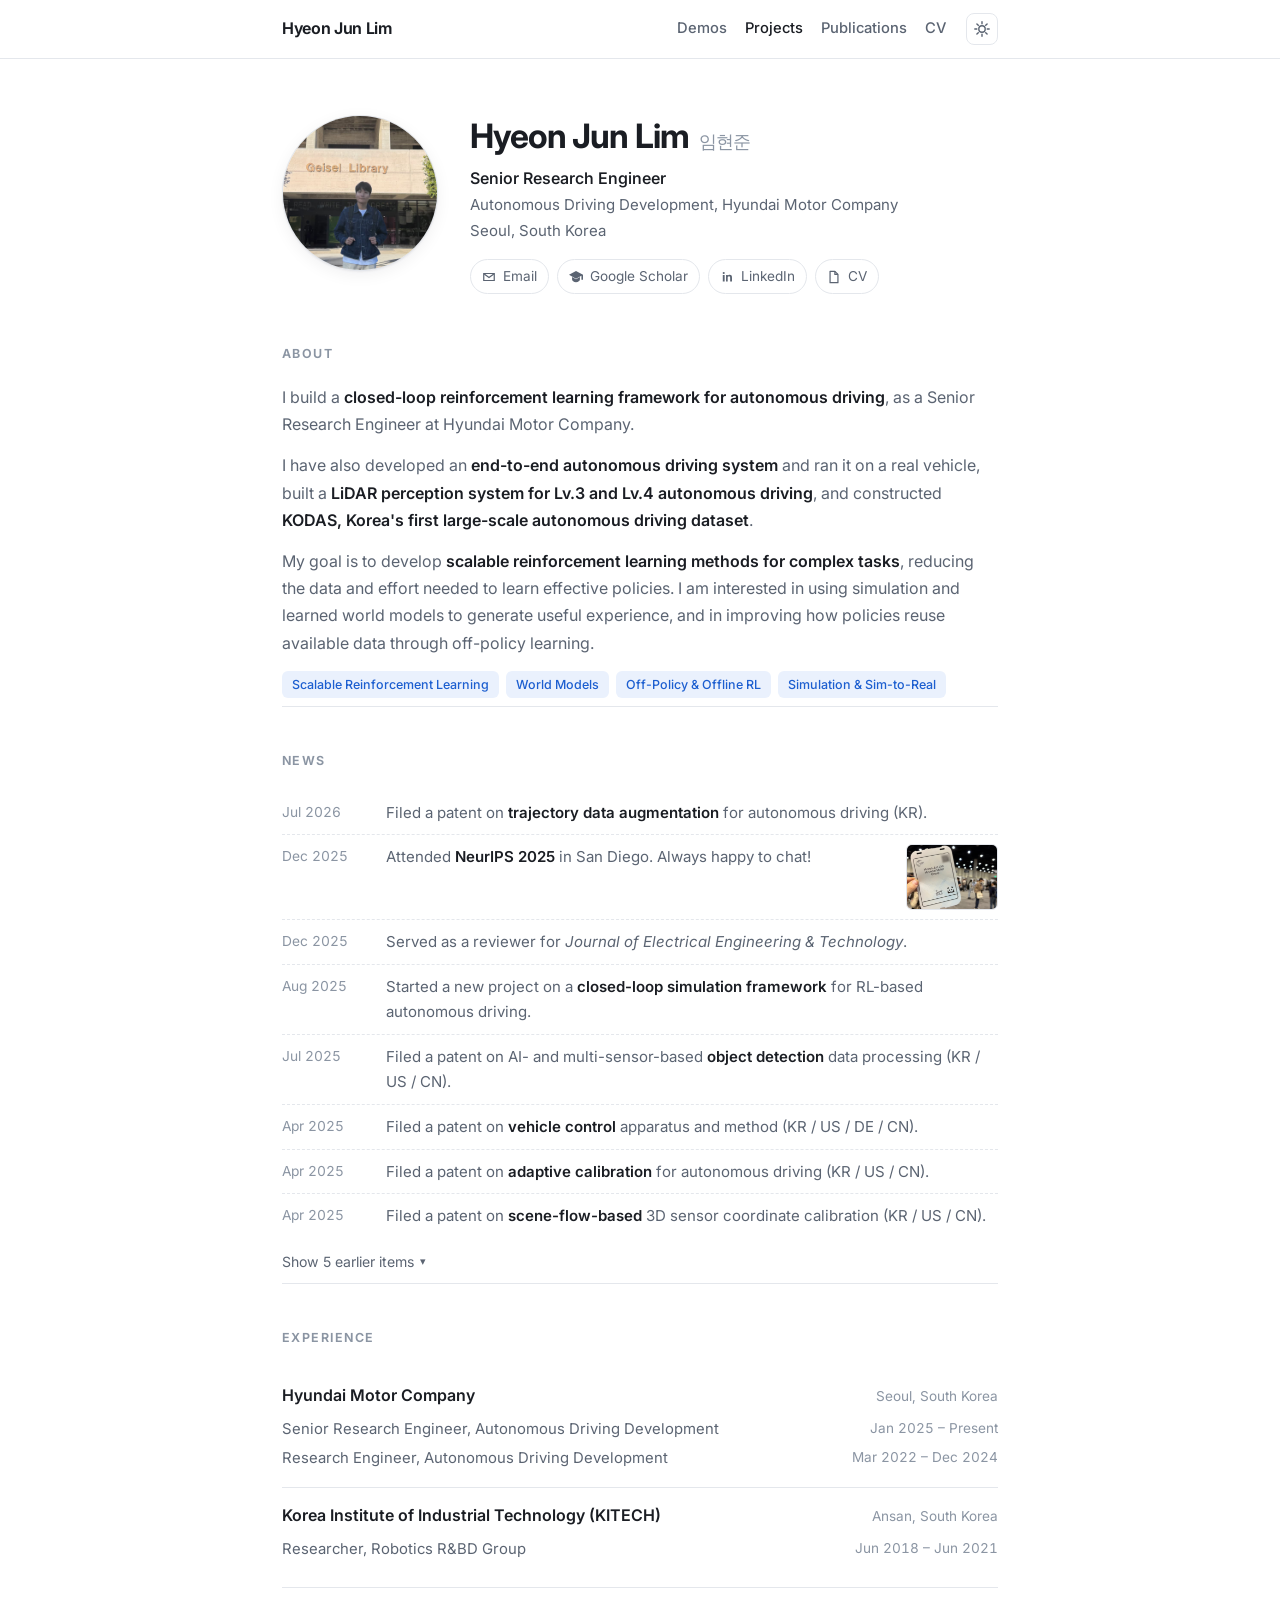
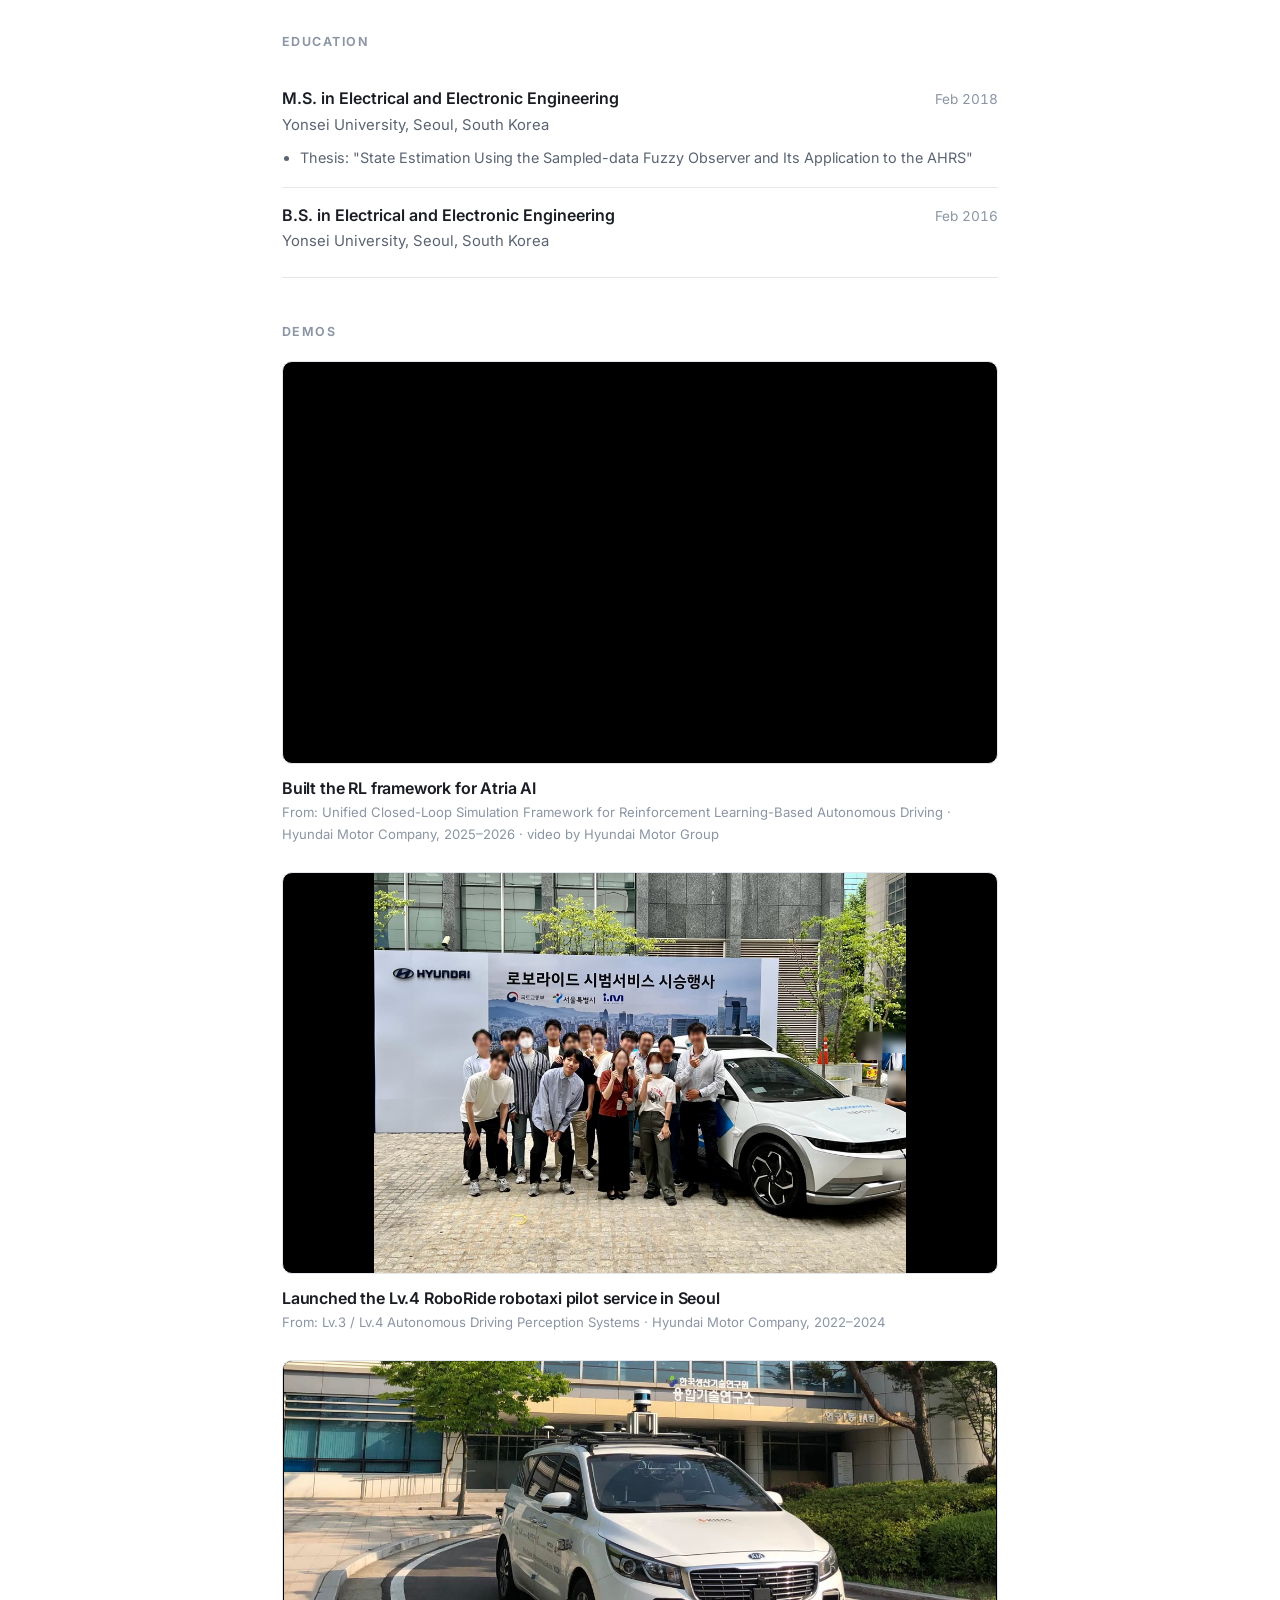
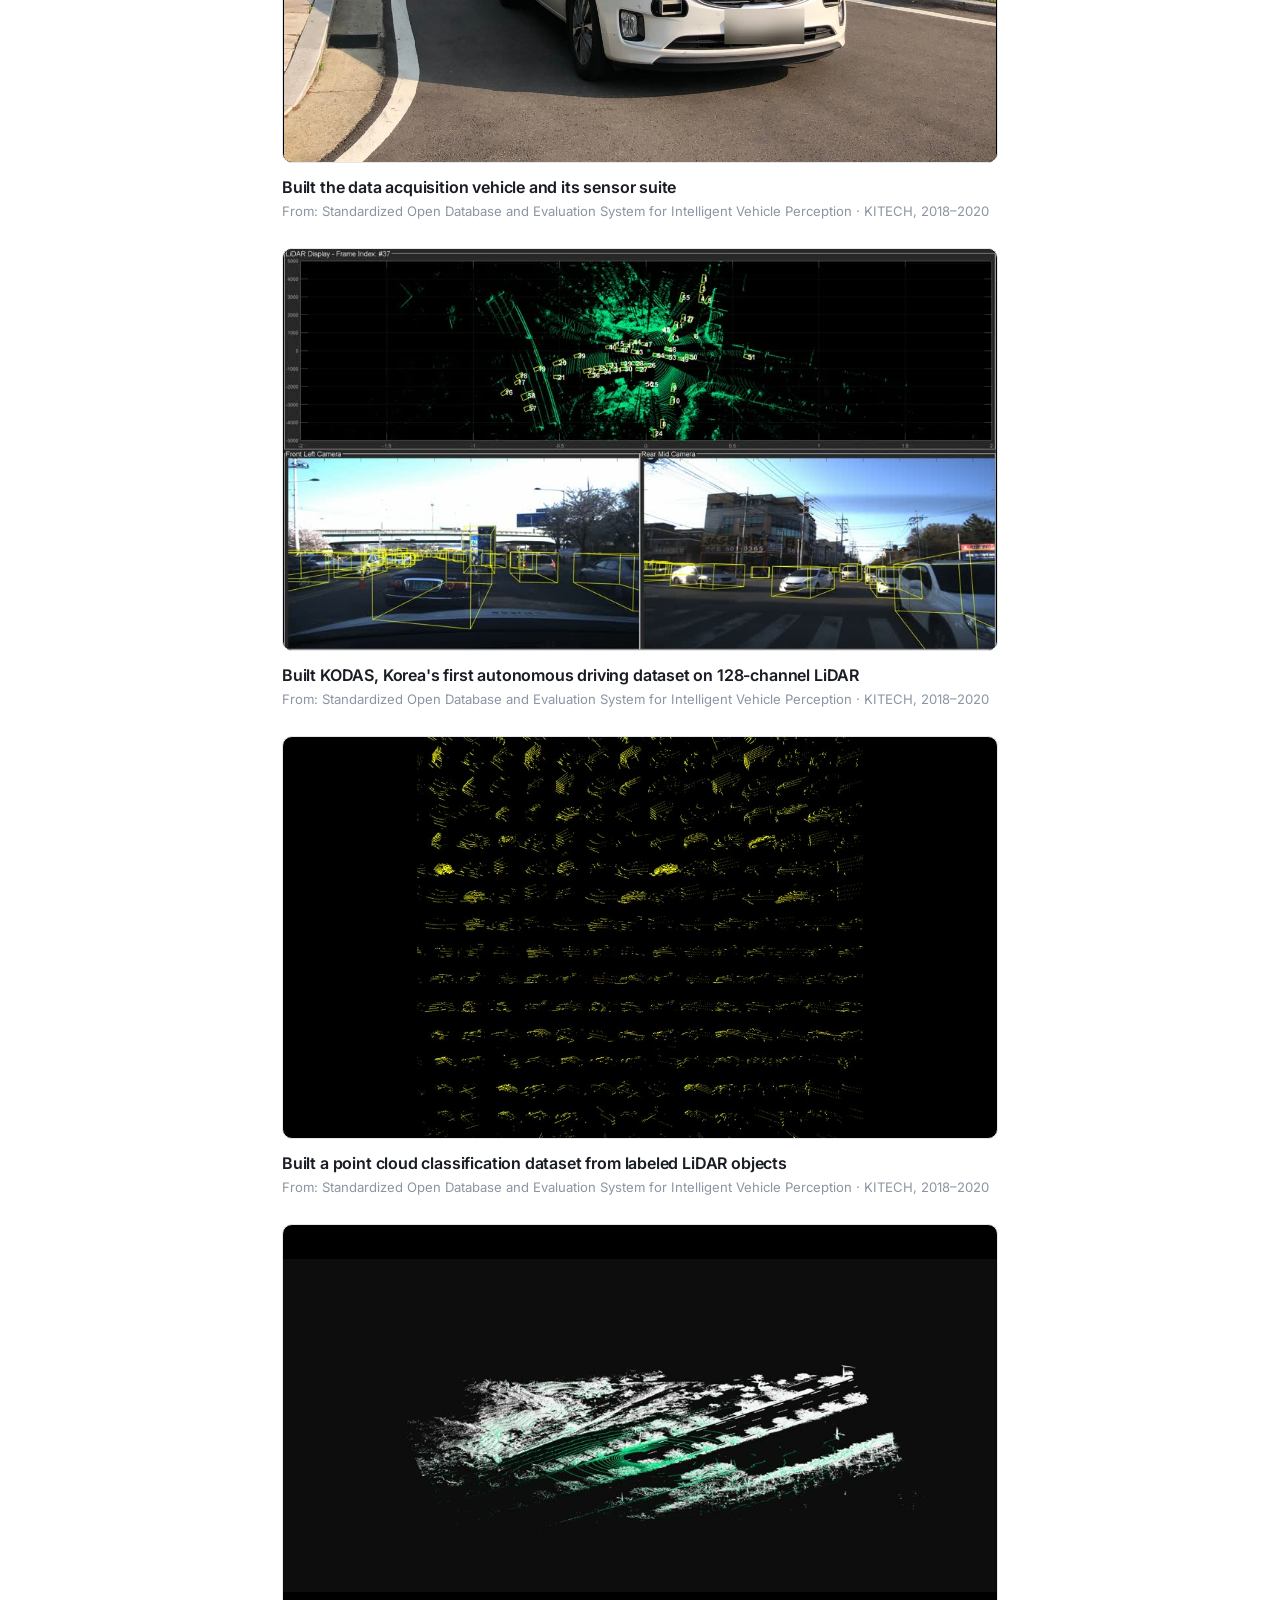
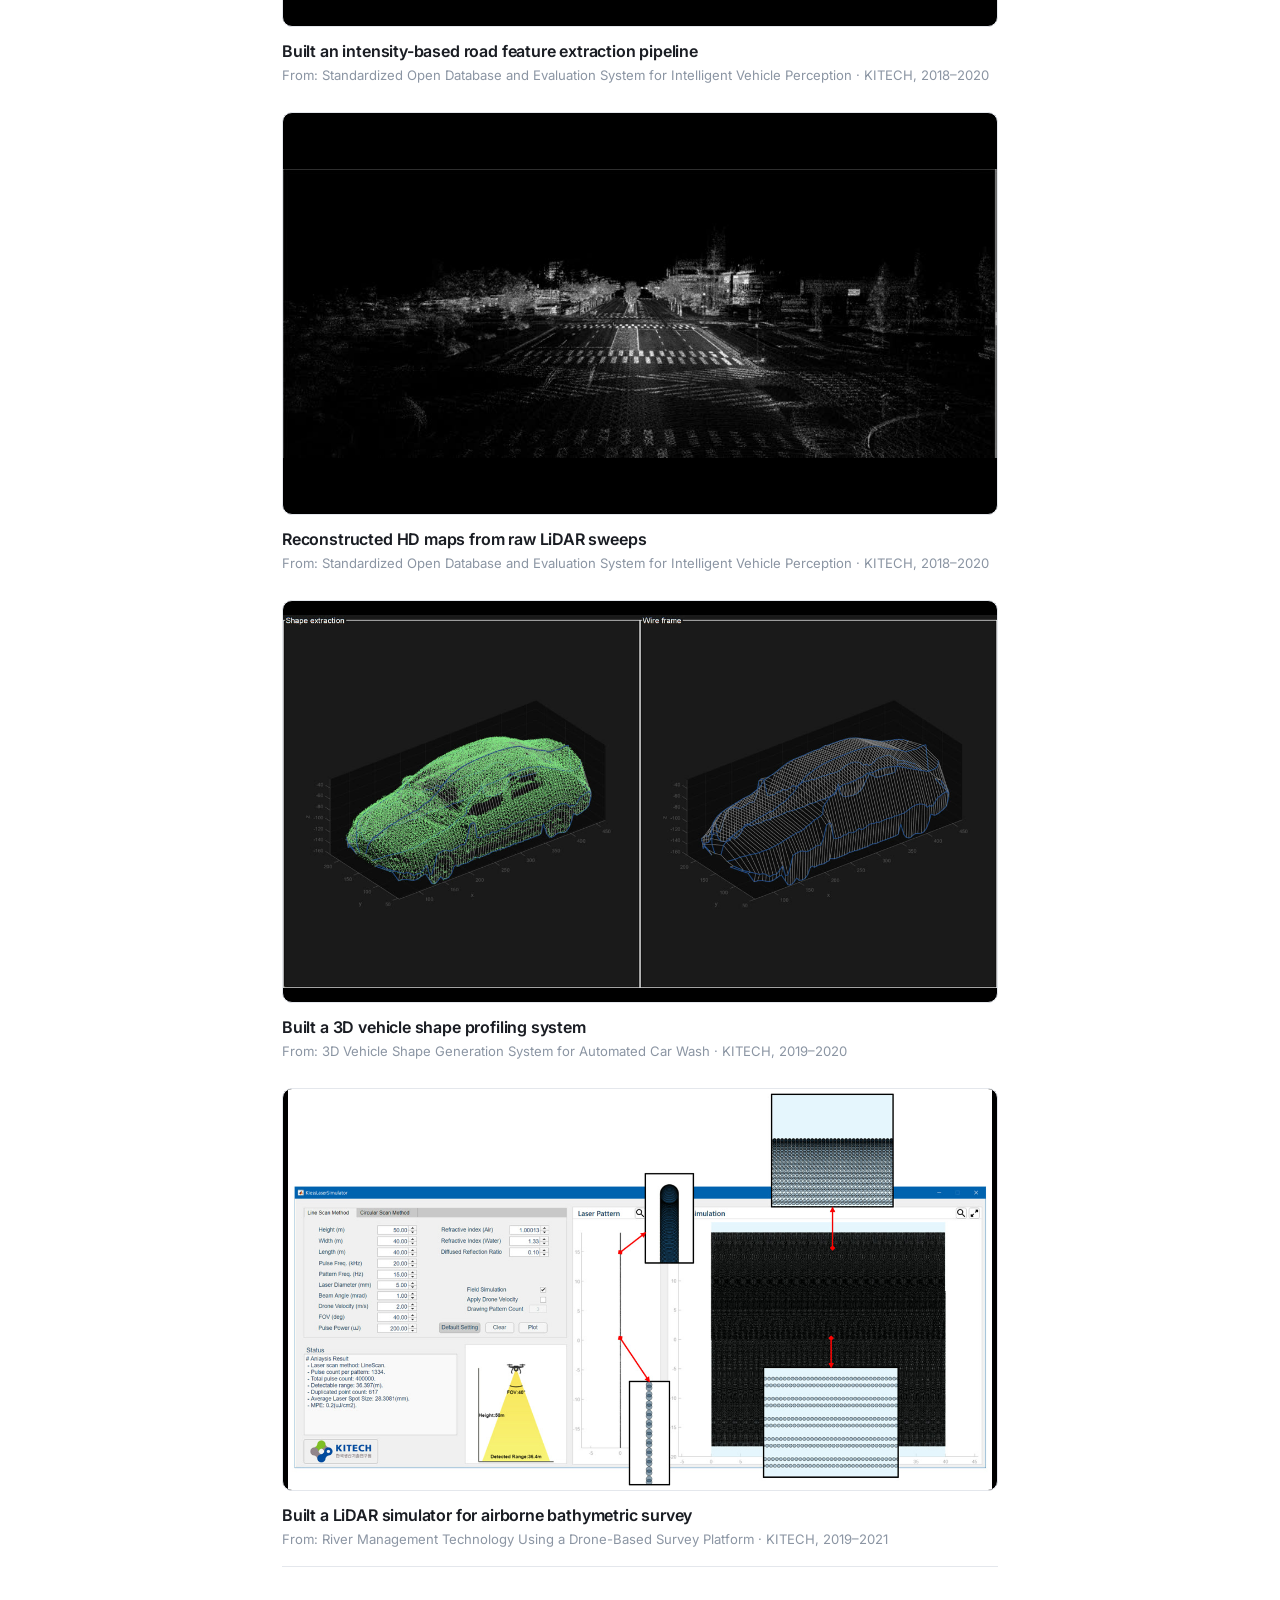
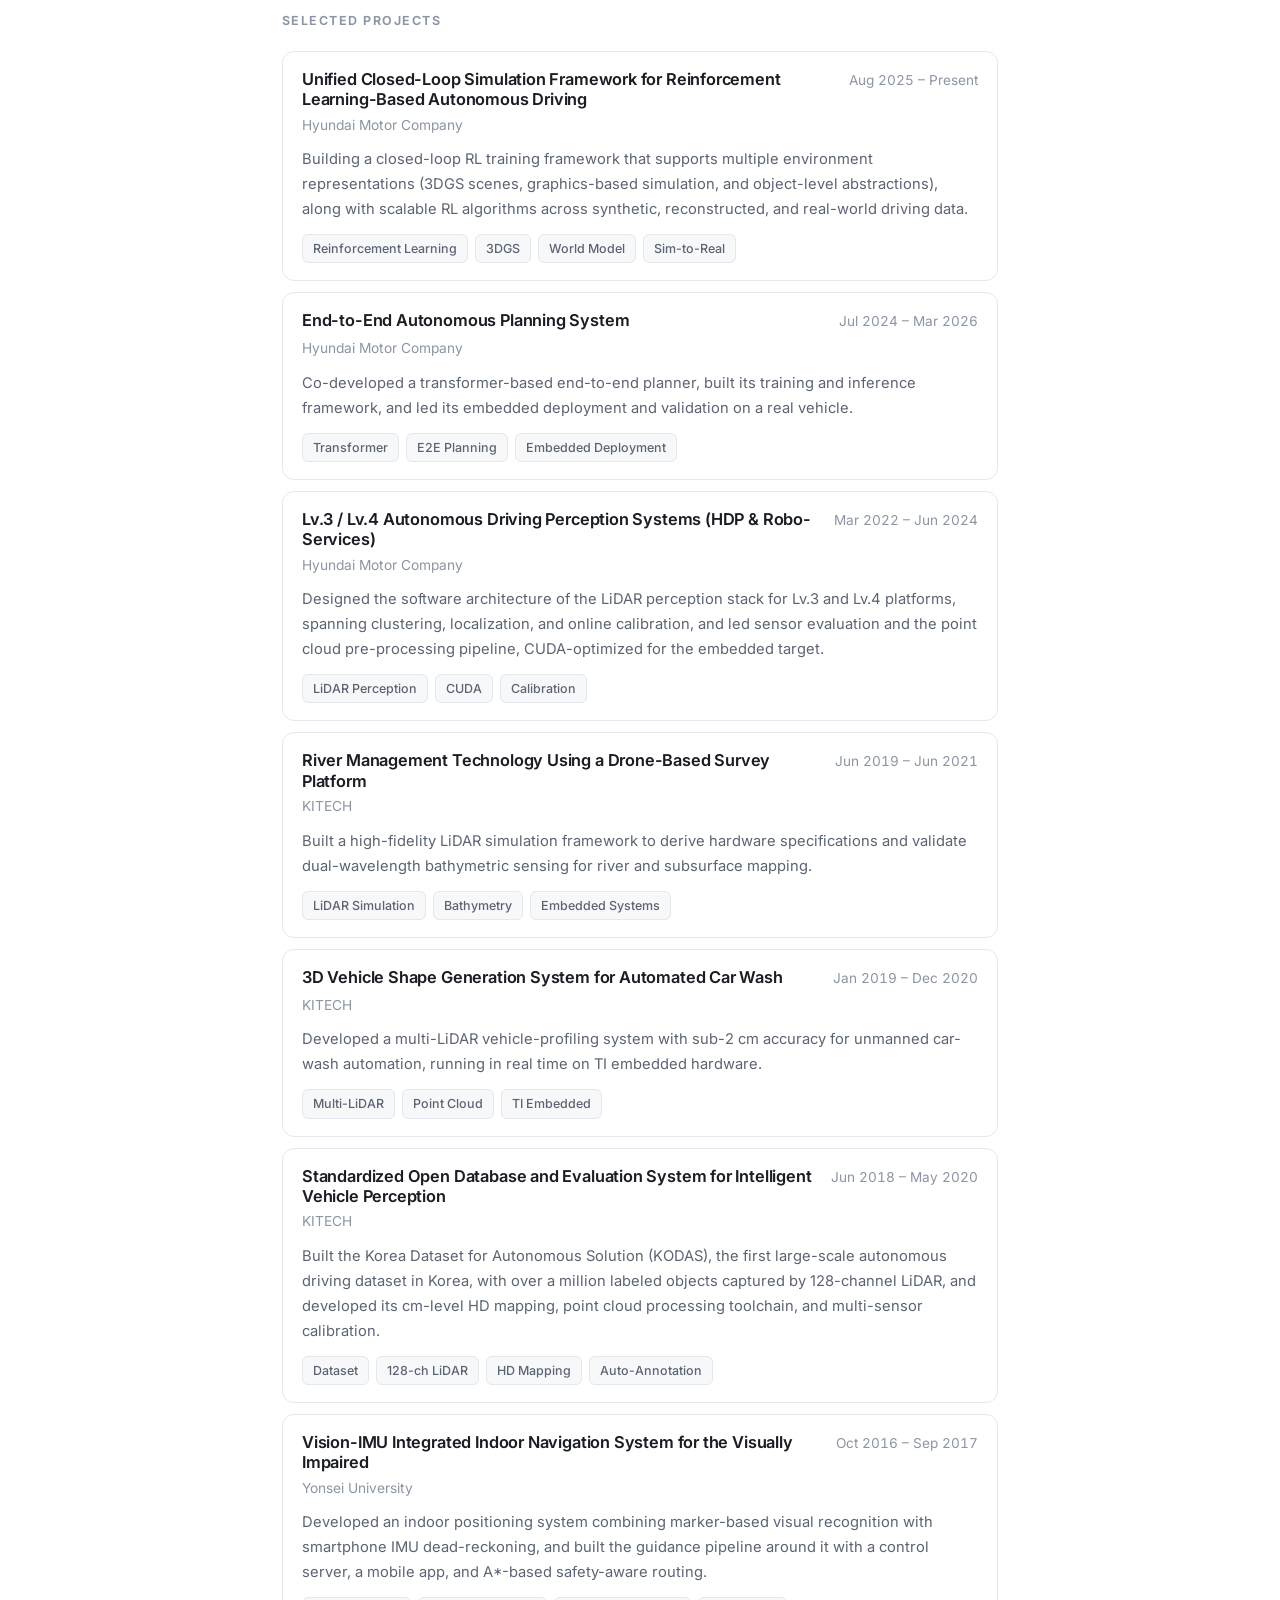
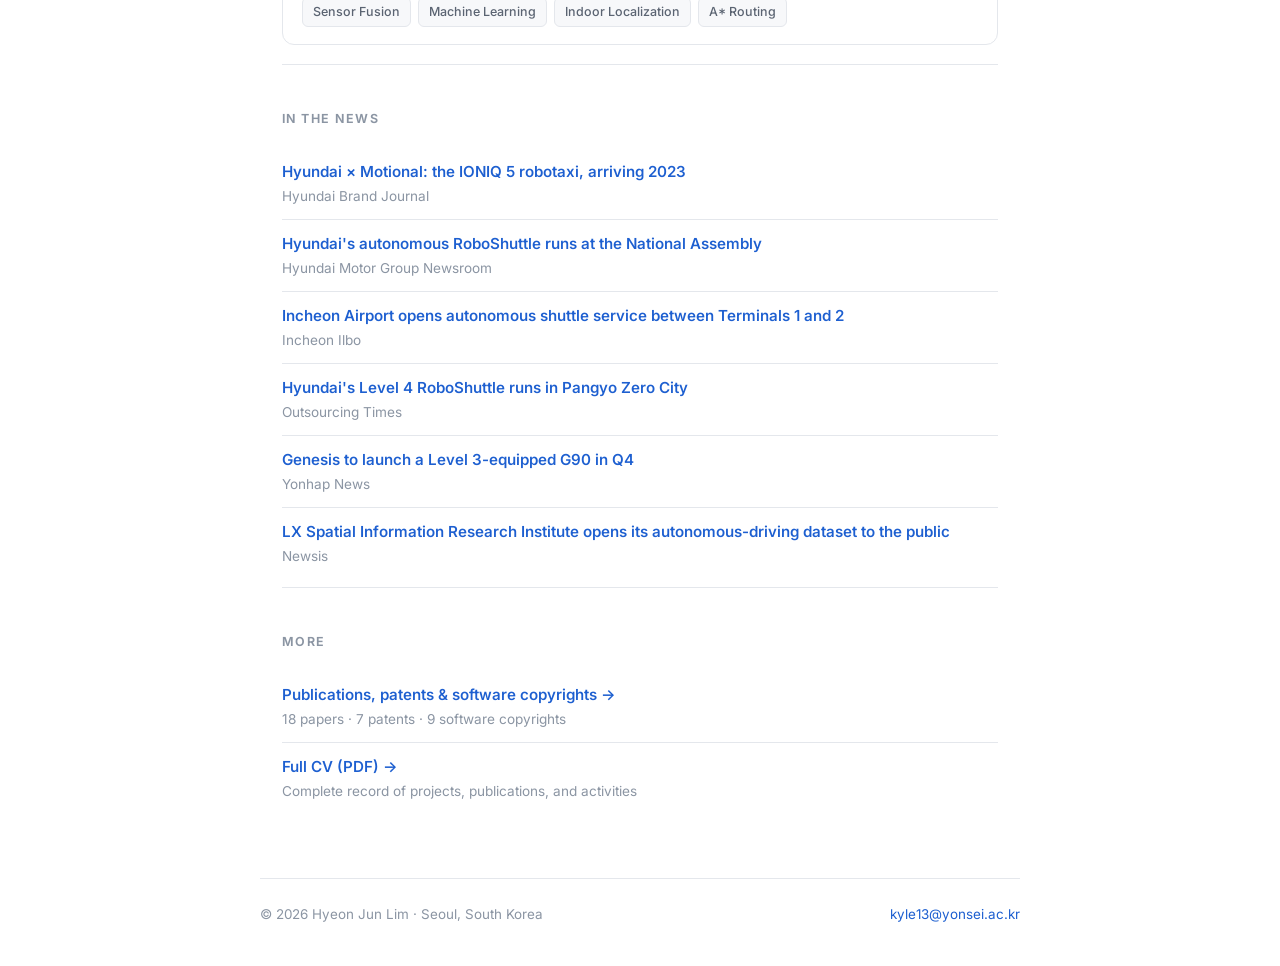
<file: index.html>
<!doctype html>
<html lang="en" >
<head>
<meta charset="utf-8">
<meta name="viewport" content="width=device-width, initial-scale=1">
<title>Hyeon Jun Lim — Senior Research Engineer</title>
<meta name="description" content="Senior Research Engineer at Hyundai Motor Company. Reinforcement learning, end-to-end planning, and LiDAR perception for autonomous driving.">
<meta name="author" content="Hyeon Jun Lim">
<meta property="og:type" content="website">
<meta property="og:title" content="Hyeon Jun Lim — Senior Research Engineer">
<meta property="og:description" content="Senior Research Engineer at Hyundai Motor Company. Reinforcement learning, end-to-end planning, and LiDAR perception for autonomous driving.">
<meta property="og:url" content="https://run-kyle.github.io">
<meta name="twitter:card" content="summary">

<link rel="preconnect" href="https://fonts.googleapis.com">
<link rel="preconnect" href="https://fonts.gstatic.com" crossorigin>
<link href="https://fonts.googleapis.com/css2?family=Inter:wght@400;500;600;700&display=swap" rel="stylesheet">
<link rel="stylesheet" href="assets/css/style.css?v=5536d913">
<script>
  // Set the theme before first paint to avoid a flash.
  (function(){try{var t=localStorage.getItem('theme');if(t==='light'||t==='dark')document.documentElement.setAttribute('data-theme',t);}catch(e){}})();
</script>
</head>
<body>

<nav class="nav">
  <div class="nav-inner">
    <a class="nav-brand" href="index.html">Hyeon Jun Lim</a>
    <div class="nav-links"><a href="#demos">Demos</a><a href="#projects">Projects</a><a href="publications.html">Publications</a><a href="assets/files/cv.pdf?v=7f4caf9a">CV</a></div>
    <button class="theme-toggle" type="button" aria-label="Toggle color theme">
      <svg class="icon-sun" viewBox="0 0 16 16" aria-hidden="true"><circle cx="8" cy="8" r="3.2" fill="none" stroke="currentColor" stroke-width="1.4"/><path d="M8 .8v2M8 13.2v2M.8 8h2M13.2 8h2M2.9 2.9l1.4 1.4M11.7 11.7l1.4 1.4M13.1 2.9l-1.4 1.4M4.3 11.7l-1.4 1.4" stroke="currentColor" stroke-width="1.4" stroke-linecap="round"/></svg>
      <svg class="icon-moon" viewBox="0 0 16 16" aria-hidden="true"><path d="M13.5 9.6A5.8 5.8 0 0 1 6.4 2.5a5.8 5.8 0 1 0 7.1 7.1Z" fill="currentColor"/></svg>
    </button>
  </div>
</nav>

<header class="hero wrap">
  <img class="hero-photo" src="assets/img/profile.jpg" alt="Hyeon Jun Lim">
  <div>
    <h1 class="hero-name">Hyeon Jun Lim<span class="local">임현준</span></h1>
    <div class="hero-role">Senior Research Engineer</div>
    <div class="hero-meta">Autonomous Driving Development, Hyundai Motor Company</div>
    <div class="hero-meta">Seoul, South Korea</div>
    <div class="links">
      <a class="link-chip" href="mailto:kyle13@yonsei.ac.kr"><svg viewBox="0 0 16 16" aria-hidden="true"><path d="M2 4h12v8H2z" fill="none" stroke="currentColor" stroke-width="1.4"/><path d="m2.5 4.5 5.5 4 5.5-4" fill="none" stroke="currentColor" stroke-width="1.4"/></svg>Email</a>
      <a class="link-chip" href="https://scholar.google.com/citations?user=YRn_XIYAAAAJ" target="_blank" rel="noopener"><svg viewBox="0 0 16 16" aria-hidden="true"><path d="M8 1 0 5.5 8 10l6.2-3.49V11H16V5.5L8 1Z" fill="currentColor"/><path d="M3.5 8v2.6C3.5 12.5 5.5 14 8 14s4.5-1.5 4.5-3.4V8L8 10.6 3.5 8Z" fill="currentColor"/></svg>Google Scholar</a>
      <a class="link-chip" href="https://www.linkedin.com/in/hyeon-jun-lim-a3251433b/" target="_blank" rel="noopener"><svg viewBox="0 0 16 16" aria-hidden="true"><path d="M3.2 5.6h2.1V13H3.2V5.6Zm1.05-3.4a1.2 1.2 0 1 1 0 2.4 1.2 1.2 0 0 1 0-2.4ZM6.9 5.6H9v1h.03c.29-.53 1-1.1 2.06-1.1 2.2 0 2.61 1.4 2.61 3.23V13h-2.1V9.15c0-.92-.02-2.1-1.3-2.1-1.3 0-1.5.98-1.5 1.99V13H6.9V5.6Z" fill="currentColor"/></svg>LinkedIn</a>
      <a class="link-chip" href="assets/files/cv.pdf?v=7f4caf9a"><svg viewBox="0 0 16 16" aria-hidden="true"><path d="M4 1.5h5L12.5 5v9.5h-9v-13Z" fill="none" stroke="currentColor" stroke-width="1.4" stroke-linejoin="round"/><path d="M9 1.5V5h3.5" fill="none" stroke="currentColor" stroke-width="1.4" stroke-linejoin="round"/></svg>CV</a>
    </div>
  </div>
</header>
<main class="wrap">
<section class="section" id="about"><h2 class="section-title">About</h2><div class="bio"><p>I build a <strong>closed-loop reinforcement learning framework for autonomous driving</strong>, as a Senior Research Engineer at Hyundai Motor Company.</p>
<p>I have also developed an <strong>end-to-end autonomous driving system</strong> and ran it on a real vehicle, built a <strong>LiDAR perception system for Lv.3 and Lv.4 autonomous driving</strong>, and constructed <strong>KODAS, Korea's first large-scale autonomous driving dataset</strong>.</p>
<p>My goal is to develop <strong>scalable reinforcement learning methods for complex tasks</strong>, reducing the data and effort needed to learn effective policies. I am interested in using simulation and learned world models to generate useful experience, and in improving how policies reuse available data through off-policy learning.</p></div>
     <div class="tags" style="margin-top:6px"><span class="tag">Scalable Reinforcement Learning</span><span class="tag">World Models</span><span class="tag">Off-Policy &amp; Offline RL</span><span class="tag">Simulation &amp; Sim-to-Real</span></div></section>
<section class="section" id="news"><h2 class="section-title">News</h2><ul class="news"><li><span class="date">Jul 2026</span><span class="text">Filed a patent on <strong>trajectory data augmentation</strong> for autonomous driving (KR).</span></li>
<li><span class="date">Dec 2025</span><span class="text">Attended <strong>NeurIPS 2025</strong> in San Diego. Always happy to chat!</span><img class="news-thumb" src="assets/img/news/neurips-2025.jpg" alt="NeurIPS 2025 attendee badge at the San Diego Convention Center" loading="lazy"></li>
<li><span class="date">Dec 2025</span><span class="text">Served as a reviewer for <em>Journal of Electrical Engineering &amp; Technology</em>.</span></li>
<li><span class="date">Aug 2025</span><span class="text">Started a new project on a <strong>closed-loop simulation framework</strong> for RL-based autonomous driving.</span></li>
<li><span class="date">Jul 2025</span><span class="text">Filed a patent on AI- and multi-sensor-based <strong>object detection</strong> data processing (KR / US / CN).</span></li>
<li><span class="date">Apr 2025</span><span class="text">Filed a patent on <strong>vehicle control</strong> apparatus and method (KR / US / DE / CN).</span></li>
<li><span class="date">Apr 2025</span><span class="text">Filed a patent on <strong>adaptive calibration</strong> for autonomous driving (KR / US / CN).</span></li>
<li><span class="date">Apr 2025</span><span class="text">Filed a patent on <strong>scene-flow-based</strong> 3D sensor coordinate calibration (KR / US / CN).</span></li></ul><details class="more"><summary>Show 5 earlier items</summary><ul class="news" style="margin-top:6px"><li><span class="date">Jul 2024</span><span class="text">Started work on the <strong>end-to-end autonomous planning system</strong>.</span></li>
<li><span class="date">Mar 2024</span><span class="text">Served as a reviewer for <em>Journal of Korean Institute of Intelligent Systems</em>.</span></li>
<li><span class="date">Aug 2023</span><span class="text">Served as a reviewer for <em>Journal of Institute of Control, Robotics and Systems</em>.</span></li>
<li><span class="date">Jun 2020</span><span class="text">Released <strong>KODAS</strong>, the 128-channel LiDAR dataset for autonomous driving, to the public.</span></li>
<li><span class="date">Feb 2020</span><span class="text">Gave an <strong>invited talk</strong> at Korea Maritime and Ocean University, “State Estimation using Sampled-data Fuzzy Observer and its Application to AHRS.”</span></li></ul></details></section>
<section class="section" id="experience"><h2 class="section-title">Experience</h2><div class="entry">
    <div class="entry-head"><span class="entry-title">Hyundai Motor Company</span><span class="entry-period">Seoul, South Korea</span></div>
    <ul class="entry-roles"><li><span>Senior Research Engineer, Autonomous Driving Development</span><span class="entry-period">Jan 2025 – Present</span></li><li><span>Research Engineer, Autonomous Driving Development</span><span class="entry-period">Mar 2022 – Dec 2024</span></li></ul>
  </div>
<div class="entry">
    <div class="entry-head"><span class="entry-title">Korea Institute of Industrial Technology (KITECH)</span><span class="entry-period">Ansan, South Korea</span></div>
    <ul class="entry-roles"><li><span>Researcher, Robotics R&amp;BD Group</span><span class="entry-period">Jun 2018 – Jun 2021</span></li></ul>
  </div></section>
<section class="section" id="education"><h2 class="section-title">Education</h2><div class="entry">
    <div class="entry-head"><span class="entry-title">M.S. in Electrical and Electronic Engineering</span><span class="entry-period">Feb 2018</span></div>
    <div class="entry-sub">Yonsei University, Seoul, South Korea</div>
    <ul class="entry-notes"><li>Thesis: &quot;State Estimation Using the Sampled-data Fuzzy Observer and Its Application to the AHRS&quot;</li></ul>
  </div>
<div class="entry">
    <div class="entry-head"><span class="entry-title">B.S. in Electrical and Electronic Engineering</span><span class="entry-period">Feb 2016</span></div>
    <div class="entry-sub">Yonsei University, Seoul, South Korea</div>
    
  </div></section>
<section class="section" id="demos"><h2 class="section-title">Demos</h2><figure class="demo">
    <div class="demo-frame"><iframe src="https://www.youtube-nocookie.com/embed/-7BEzmdrlcU" title="Built the RL framework for Atria AI" loading="lazy" allow="accelerometer; clipboard-write; encrypted-media; picture-in-picture" allowfullscreen referrerpolicy="strict-origin-when-cross-origin"></iframe></div>
    <figcaption>
      <h3 class="demo-title">Built the RL framework for Atria AI</h3>
      <div class="demo-project">From: Unified Closed-Loop Simulation Framework for Reinforcement Learning-Based Autonomous Driving · Hyundai Motor Company, 2025–2026 · video by Hyundai Motor Group</div>
      
    </figcaption>
  </figure>
<figure class="demo">
    <div class="demo-frame"><img class="demo-media" src="assets/img/demos/roboride-pilot-service.jpg" alt="Launched the Lv.4 RoboRide robotaxi pilot service in Seoul" loading="lazy"></div>
    <figcaption>
      <h3 class="demo-title">Launched the Lv.4 RoboRide robotaxi pilot service in Seoul</h3>
      <div class="demo-project">From: Lv.3 / Lv.4 Autonomous Driving Perception Systems · Hyundai Motor Company, 2022–2024</div>
      
    </figcaption>
  </figure>
<figure class="demo">
    <div class="demo-frame"><img class="demo-media" src="assets/img/demos/data-acquisition-vehicle.jpg" alt="Built the data acquisition vehicle and its sensor suite" loading="lazy"></div>
    <figcaption>
      <h3 class="demo-title">Built the data acquisition vehicle and its sensor suite</h3>
      <div class="demo-project">From: Standardized Open Database and Evaluation System for Intelligent Vehicle Perception · KITECH, 2018–2020</div>
      
    </figcaption>
  </figure>
<figure class="demo">
    <div class="demo-frame"><video class="demo-media" src="assets/img/demos/lidar-annotation-viewer.mp4" poster="assets/img/demos/lidar-annotation-viewer.jpg" autoplay loop muted playsinline preload="metadata" aria-label="Built KODAS, Korea's first autonomous driving dataset on 128-channel LiDAR"></video></div>
    <figcaption>
      <h3 class="demo-title">Built KODAS, Korea's first autonomous driving dataset on 128-channel LiDAR</h3>
      <div class="demo-project">From: Standardized Open Database and Evaluation System for Intelligent Vehicle Perception · KITECH, 2018–2020</div>
      
    </figcaption>
  </figure>
<figure class="demo">
    <div class="demo-frame"><video class="demo-media" src="assets/img/demos/point-cloud-classification.mp4" poster="assets/img/demos/point-cloud-classification.jpg" autoplay loop muted playsinline preload="metadata" aria-label="Built a point cloud classification dataset from labeled LiDAR objects"></video></div>
    <figcaption>
      <h3 class="demo-title">Built a point cloud classification dataset from labeled LiDAR objects</h3>
      <div class="demo-project">From: Standardized Open Database and Evaluation System for Intelligent Vehicle Perception · KITECH, 2018–2020</div>
      
    </figcaption>
  </figure>
<figure class="demo">
    <div class="demo-frame"><video class="demo-media" src="assets/img/demos/lidar-intensity-features.mp4" poster="assets/img/demos/lidar-intensity-features.jpg" autoplay loop muted playsinline preload="metadata" aria-label="Built an intensity-based road feature extraction pipeline"></video></div>
    <figcaption>
      <h3 class="demo-title">Built an intensity-based road feature extraction pipeline</h3>
      <div class="demo-project">From: Standardized Open Database and Evaluation System for Intelligent Vehicle Perception · KITECH, 2018–2020</div>
      
    </figcaption>
  </figure>
<figure class="demo">
    <div class="demo-frame"><video class="demo-media" src="assets/img/demos/hd-map-pointcloud.mp4" poster="assets/img/demos/hd-map-pointcloud.jpg" autoplay loop muted playsinline preload="metadata" aria-label="Reconstructed HD maps from raw LiDAR sweeps"></video></div>
    <figcaption>
      <h3 class="demo-title">Reconstructed HD maps from raw LiDAR sweeps</h3>
      <div class="demo-project">From: Standardized Open Database and Evaluation System for Intelligent Vehicle Perception · KITECH, 2018–2020</div>
      
    </figcaption>
  </figure>
<figure class="demo">
    <div class="demo-frame"><img class="demo-media" src="assets/img/demos/vehicle-shape-profiling.jpg" alt="Built a 3D vehicle shape profiling system" loading="lazy"></div>
    <figcaption>
      <h3 class="demo-title">Built a 3D vehicle shape profiling system</h3>
      <div class="demo-project">From: 3D Vehicle Shape Generation System for Automated Car Wash · KITECH, 2019–2020</div>
      
    </figcaption>
  </figure>
<figure class="demo">
    <div class="demo-frame"><img class="demo-media" src="assets/img/demos/drone-lidar-simulator.jpg" alt="Built a LiDAR simulator for airborne bathymetric survey" loading="lazy"></div>
    <figcaption>
      <h3 class="demo-title">Built a LiDAR simulator for airborne bathymetric survey</h3>
      <div class="demo-project">From: River Management Technology Using a Drone-Based Survey Platform · KITECH, 2019–2021</div>
      
    </figcaption>
  </figure></section>
<section class="section" id="projects"><h2 class="section-title">Selected Projects</h2><article class="project">
    <div class="project-head"><h3 class="project-title">Unified Closed-Loop Simulation Framework for Reinforcement Learning-Based Autonomous Driving</h3><span class="entry-period">Aug 2025 – Present</span></div>
    <div class="project-org">Hyundai Motor Company</div>
    <p class="project-summary">Building a closed-loop RL training framework that supports multiple environment representations (3DGS scenes, graphics-based simulation, and object-level abstractions), along with scalable RL algorithms across synthetic, reconstructed, and real-world driving data.</p>
    <div class="tags"><span class="tag tag--plain">Reinforcement Learning</span><span class="tag tag--plain">3DGS</span><span class="tag tag--plain">World Model</span><span class="tag tag--plain">Sim-to-Real</span></div>
  </article>
<article class="project">
    <div class="project-head"><h3 class="project-title">End-to-End Autonomous Planning System</h3><span class="entry-period">Jul 2024 – Mar 2026</span></div>
    <div class="project-org">Hyundai Motor Company</div>
    <p class="project-summary">Co-developed a transformer-based end-to-end planner, built its training and inference framework, and led its embedded deployment and validation on a real vehicle.</p>
    <div class="tags"><span class="tag tag--plain">Transformer</span><span class="tag tag--plain">E2E Planning</span><span class="tag tag--plain">Embedded Deployment</span></div>
  </article>
<article class="project">
    <div class="project-head"><h3 class="project-title">Lv.3 / Lv.4 Autonomous Driving Perception Systems (HDP &amp; Robo-Services)</h3><span class="entry-period">Mar 2022 – Jun 2024</span></div>
    <div class="project-org">Hyundai Motor Company</div>
    <p class="project-summary">Designed the software architecture of the LiDAR perception stack for Lv.3 and Lv.4 platforms, spanning clustering, localization, and online calibration, and led sensor evaluation and the point cloud pre-processing pipeline, CUDA-optimized for the embedded target.</p>
    <div class="tags"><span class="tag tag--plain">LiDAR Perception</span><span class="tag tag--plain">CUDA</span><span class="tag tag--plain">Calibration</span></div>
  </article>
<article class="project">
    <div class="project-head"><h3 class="project-title">River Management Technology Using a Drone-Based Survey Platform</h3><span class="entry-period">Jun 2019 – Jun 2021</span></div>
    <div class="project-org">KITECH</div>
    <p class="project-summary">Built a high-fidelity LiDAR simulation framework to derive hardware specifications and validate dual-wavelength bathymetric sensing for river and subsurface mapping.</p>
    <div class="tags"><span class="tag tag--plain">LiDAR Simulation</span><span class="tag tag--plain">Bathymetry</span><span class="tag tag--plain">Embedded Systems</span></div>
  </article>
<article class="project">
    <div class="project-head"><h3 class="project-title">3D Vehicle Shape Generation System for Automated Car Wash</h3><span class="entry-period">Jan 2019 – Dec 2020</span></div>
    <div class="project-org">KITECH</div>
    <p class="project-summary">Developed a multi-LiDAR vehicle-profiling system with sub-2 cm accuracy for unmanned car-wash automation, running in real time on TI embedded hardware.</p>
    <div class="tags"><span class="tag tag--plain">Multi-LiDAR</span><span class="tag tag--plain">Point Cloud</span><span class="tag tag--plain">TI Embedded</span></div>
  </article>
<article class="project">
    <div class="project-head"><h3 class="project-title">Standardized Open Database and Evaluation System for Intelligent Vehicle Perception</h3><span class="entry-period">Jun 2018 – May 2020</span></div>
    <div class="project-org">KITECH</div>
    <p class="project-summary">Built the Korea Dataset for Autonomous Solution (KODAS), the first large-scale autonomous driving dataset in Korea, with over a million labeled objects captured by 128-channel LiDAR, and developed its cm-level HD mapping, point cloud processing toolchain, and multi-sensor calibration.</p>
    <div class="tags"><span class="tag tag--plain">Dataset</span><span class="tag tag--plain">128-ch LiDAR</span><span class="tag tag--plain">HD Mapping</span><span class="tag tag--plain">Auto-Annotation</span></div>
  </article>
<article class="project">
    <div class="project-head"><h3 class="project-title">Vision-IMU Integrated Indoor Navigation System for the Visually Impaired</h3><span class="entry-period">Oct 2016 – Sep 2017</span></div>
    <div class="project-org">Yonsei University</div>
    <p class="project-summary">Developed an indoor positioning system combining marker-based visual recognition with smartphone IMU dead-reckoning, and built the guidance pipeline around it with a control server, a mobile app, and A*-based safety-aware routing.</p>
    <div class="tags"><span class="tag tag--plain">Sensor Fusion</span><span class="tag tag--plain">Machine Learning</span><span class="tag tag--plain">Indoor Localization</span><span class="tag tag--plain">A* Routing</span></div>
  </article></section>

<section class="section" id="press"><h2 class="section-title">In the News</h2><div class="row">
    <div class="row-title"><a href="https://www.hyundai.com/worldwide/ko/brand-journal/mobility-solution/robotaxis" target="_blank" rel="noopener">Hyundai × Motional: the IONIQ 5 robotaxi, arriving 2023</a></div>
    <div class="row-meta">Hyundai Brand Journal</div>
  </div>
<div class="row">
    <div class="row-title"><a href="https://www.hyundaimotorgroup.com/ko/news/CONT0000000000099992" target="_blank" rel="noopener">Hyundai's autonomous RoboShuttle runs at the National Assembly</a></div>
    <div class="row-meta">Hyundai Motor Group Newsroom</div>
  </div>
<div class="row">
    <div class="row-title"><a href="https://www.incheonilbo.com/news/articleView.html?idxno=1283720" target="_blank" rel="noopener">Incheon Airport opens autonomous shuttle service between Terminals 1 and 2</a></div>
    <div class="row-meta">Incheon Ilbo</div>
  </div>
<div class="row">
    <div class="row-title"><a href="https://www.outsourcing.co.kr/news/articleView.html?idxno=94985" target="_blank" rel="noopener">Hyundai's Level 4 RoboShuttle runs in Pangyo Zero City</a></div>
    <div class="row-meta">Outsourcing Times</div>
  </div>
<div class="row">
    <div class="row-title"><a href="https://www.yna.co.kr/view/AKR20220910032100003" target="_blank" rel="noopener">Genesis to launch a Level 3-equipped G90 in Q4</a></div>
    <div class="row-meta">Yonhap News</div>
  </div>
<div class="row">
    <div class="row-title"><a href="https://mobile.newsis.com/view_amp.html?ar_id=NISX20200605_0001049377" target="_blank" rel="noopener">LX Spatial Information Research Institute opens its autonomous-driving dataset to the public</a></div>
    <div class="row-meta">Newsis</div>
  </div></section>
<section class="section" id="more"><h2 class="section-title">More</h2><div class="row"><div class="row-title"><a href="publications.html">Publications, patents &amp; software copyrights →</a></div>
     <div class="row-meta">18 papers · 7 patents · 9 software copyrights</div></div>
     <div class="row"><div class="row-title"><a href="assets/files/cv.pdf?v=7f4caf9a">Full CV (PDF) →</a></div><div class="row-meta">Complete record of projects, publications, and activities</div></div></section>
</main>

<footer class="footer wrap">
  <div>© 2026 Hyeon Jun Lim · Seoul, South Korea</div>
  <div><a href="mailto:kyle13@yonsei.ac.kr">kyle13@yonsei.ac.kr</a></div>
</footer>
<script src="assets/js/main.js?v=89ead898"></script>
</body>
</html>
</file>
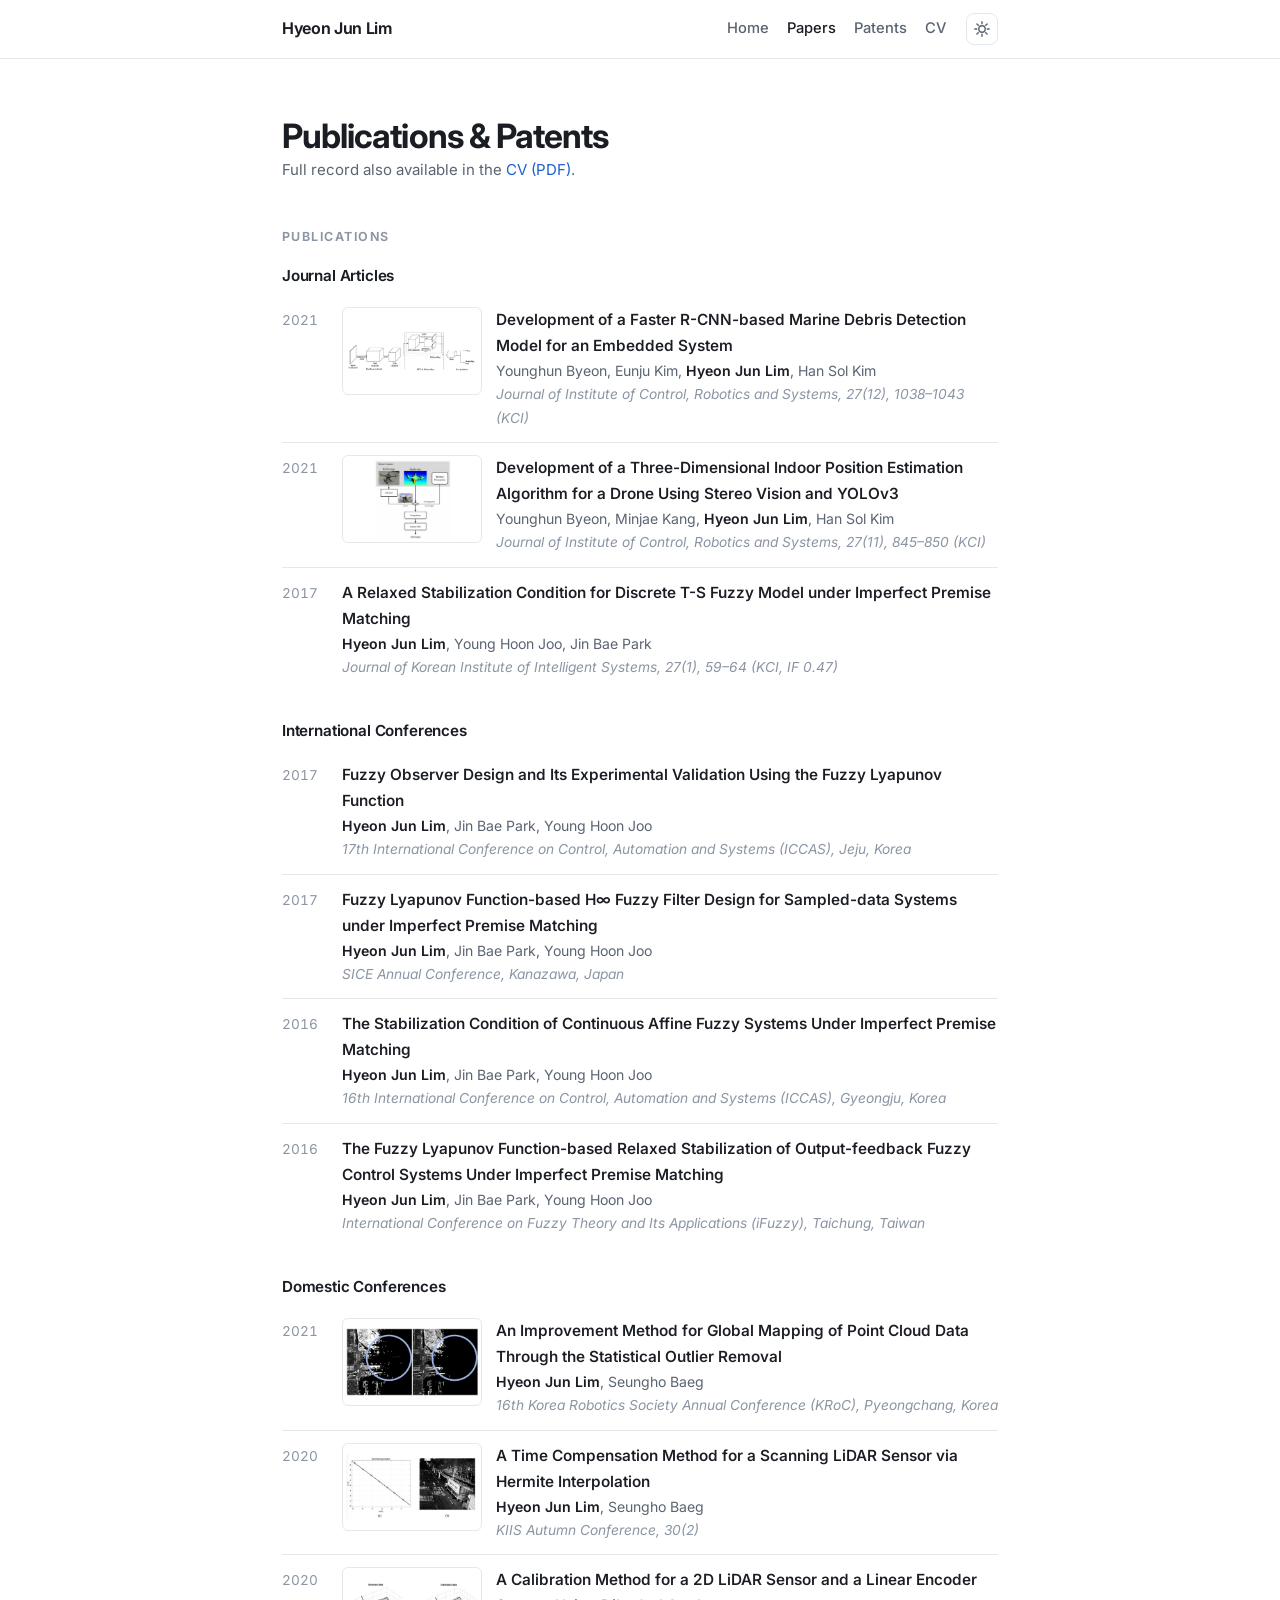
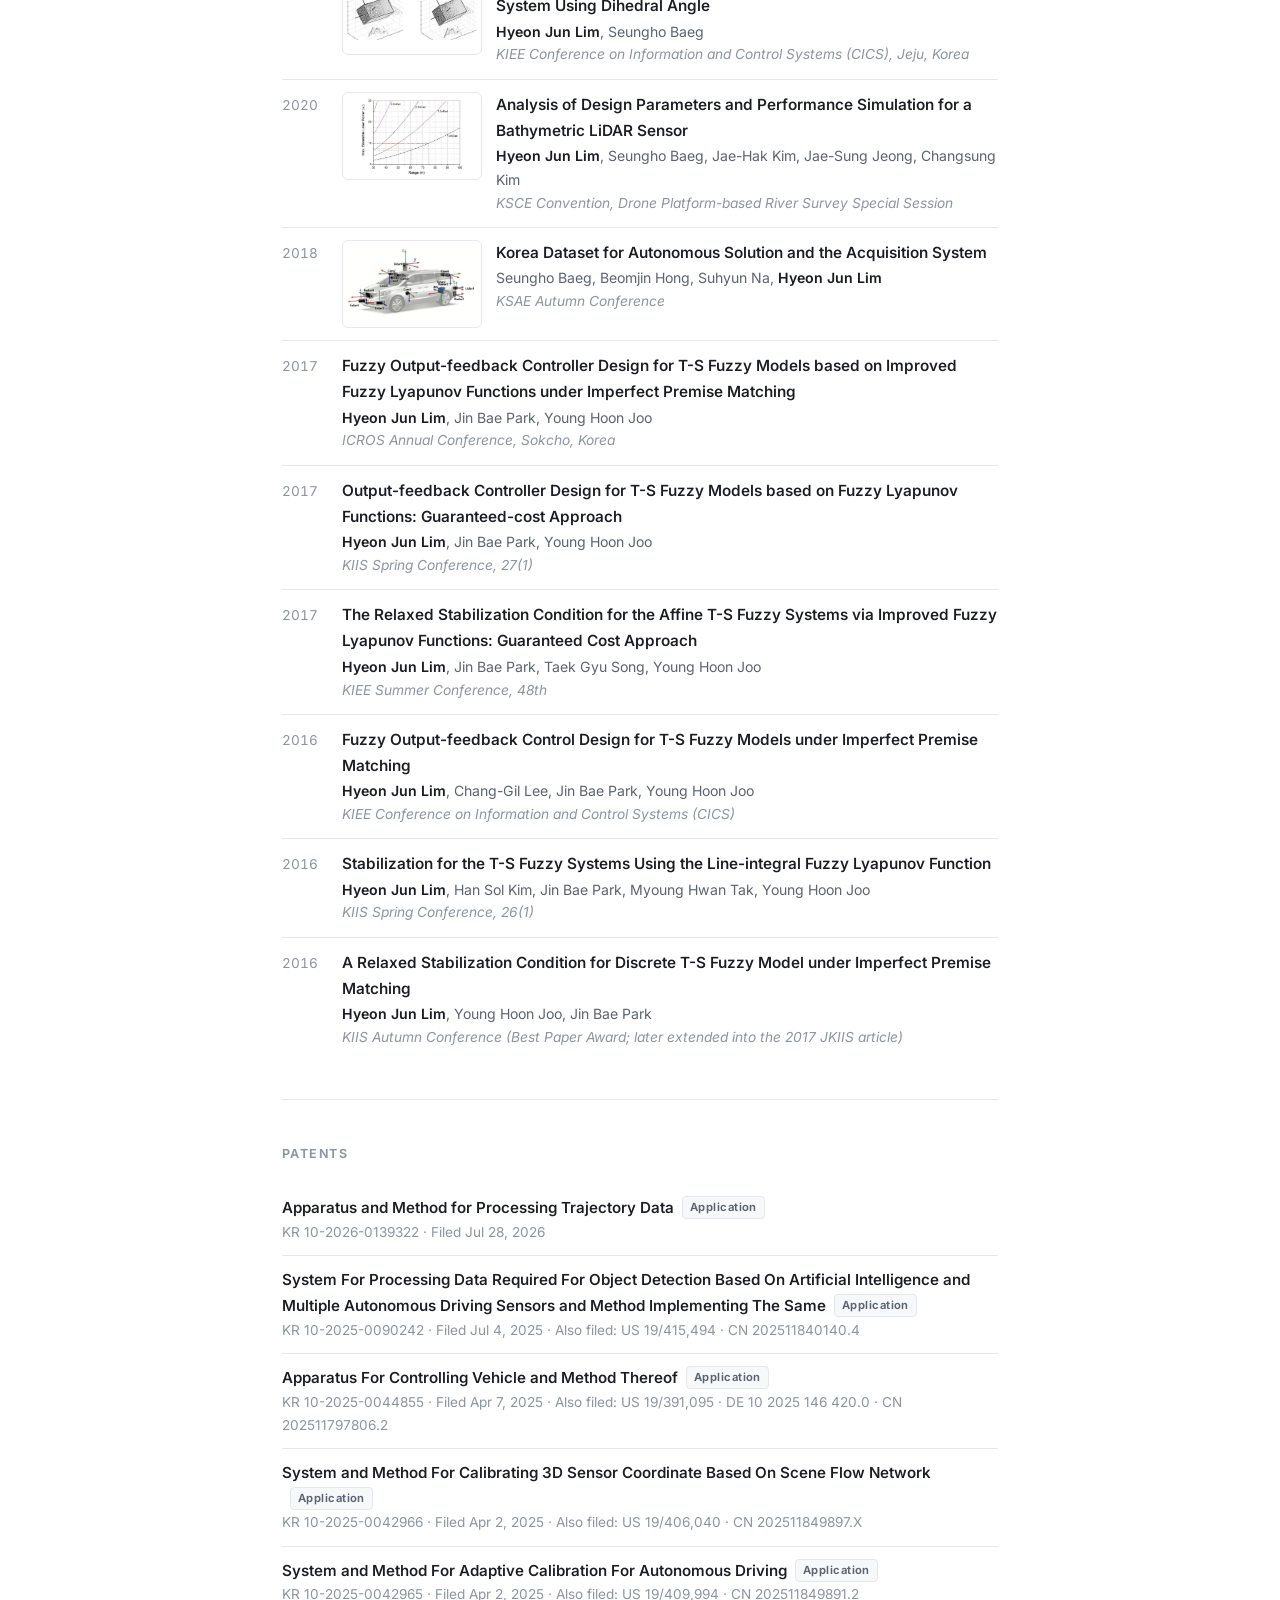
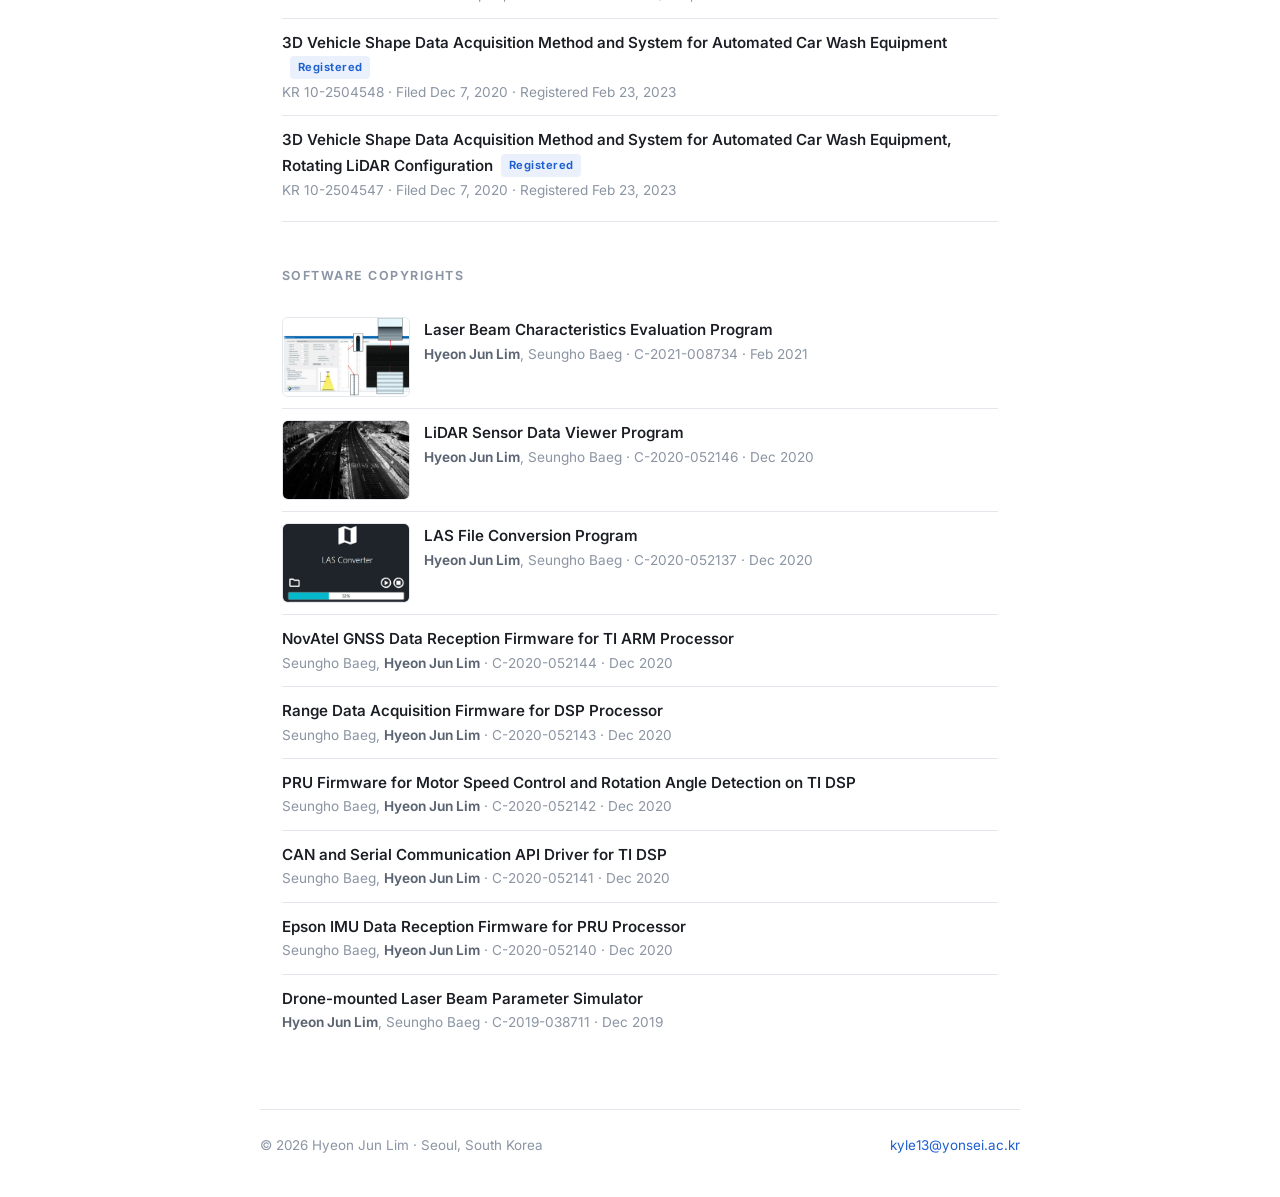
<file: publications.html>
<!doctype html>
<html lang="en" >
<head>
<meta charset="utf-8">
<meta name="viewport" content="width=device-width, initial-scale=1">
<title>Publications — Hyeon Jun Lim</title>
<meta name="description" content="Publications, patents, and software copyrights by Hyeon Jun Lim.">
<meta name="author" content="Hyeon Jun Lim">
<meta property="og:type" content="website">
<meta property="og:title" content="Publications — Hyeon Jun Lim">
<meta property="og:description" content="Publications, patents, and software copyrights by Hyeon Jun Lim.">
<meta property="og:url" content="https://run-kyle.github.io">
<meta name="twitter:card" content="summary">

<link rel="preconnect" href="https://fonts.googleapis.com">
<link rel="preconnect" href="https://fonts.gstatic.com" crossorigin>
<link href="https://fonts.googleapis.com/css2?family=Inter:wght@400;500;600;700&display=swap" rel="stylesheet">
<link rel="stylesheet" href="assets/css/style.css?v=5536d913">
<script>
  // Set the theme before first paint to avoid a flash.
  (function(){try{var t=localStorage.getItem('theme');if(t==='light'||t==='dark')document.documentElement.setAttribute('data-theme',t);}catch(e){}})();
</script>
</head>
<body>

<nav class="nav">
  <div class="nav-inner">
    <a class="nav-brand" href="index.html">Hyeon Jun Lim</a>
    <div class="nav-links"><a href="index.html">Home</a><a href="#publications">Papers</a><a href="#patents">Patents</a><a href="assets/files/cv.pdf?v=7f4caf9a">CV</a></div>
    <button class="theme-toggle" type="button" aria-label="Toggle color theme">
      <svg class="icon-sun" viewBox="0 0 16 16" aria-hidden="true"><circle cx="8" cy="8" r="3.2" fill="none" stroke="currentColor" stroke-width="1.4"/><path d="M8 .8v2M8 13.2v2M.8 8h2M13.2 8h2M2.9 2.9l1.4 1.4M11.7 11.7l1.4 1.4M13.1 2.9l-1.4 1.4M4.3 11.7l-1.4 1.4" stroke="currentColor" stroke-width="1.4" stroke-linecap="round"/></svg>
      <svg class="icon-moon" viewBox="0 0 16 16" aria-hidden="true"><path d="M13.5 9.6A5.8 5.8 0 0 1 6.4 2.5a5.8 5.8 0 1 0 7.1 7.1Z" fill="currentColor"/></svg>
    </button>
  </div>
</nav>
<header class="hero wrap" style="display:block;padding-bottom:0">
      <h1 class="hero-name">Publications &amp; Patents</h1>
      <div class="hero-meta">Full record also available in the <a href="assets/files/cv.pdf?v=7f4caf9a">CV (PDF)</a>.</div>
    </header>
<main class="wrap">
<section class="section" id="publications"><h2 class="section-title">Publications</h2><div class="pub-group"><h3>Journal Articles</h3><div class="pub">
      <div class="pub-year">2021</div>
      <img class="pub-thumb" src="assets/img/pubs/2021-marine-debris-detection.jpg" alt="Figure from Development of a Faster R-CNN-based Marine Debris Detection Model for an Embedded System" loading="lazy">
      <div>
        <div class="pub-title">Development of a Faster R-CNN-based Marine Debris Detection Model for an Embedded System</div>
        <div class="pub-authors">Younghun Byeon, Eunju Kim, <span class="me">Hyeon Jun Lim</span>, Han Sol Kim</div>
        <div class="pub-venue">Journal of Institute of Control, Robotics and Systems, 27(12), 1038–1043 (KCI)</div>
      </div>
    </div>
<div class="pub">
      <div class="pub-year">2021</div>
      <img class="pub-thumb" src="assets/img/pubs/2021-drone-indoor-positioning.jpg" alt="Figure from Development of a Three-Dimensional Indoor Position Estimation Algorithm for a Drone Using Stereo Vision and YOLOv3" loading="lazy">
      <div>
        <div class="pub-title">Development of a Three-Dimensional Indoor Position Estimation Algorithm for a Drone Using Stereo Vision and YOLOv3</div>
        <div class="pub-authors">Younghun Byeon, Minjae Kang, <span class="me">Hyeon Jun Lim</span>, Han Sol Kim</div>
        <div class="pub-venue">Journal of Institute of Control, Robotics and Systems, 27(11), 845–850 (KCI)</div>
      </div>
    </div>
<div class="pub">
      <div class="pub-year">2017</div>
      
      <div>
        <div class="pub-title">A Relaxed Stabilization Condition for Discrete T-S Fuzzy Model under Imperfect Premise Matching</div>
        <div class="pub-authors"><span class="me">Hyeon Jun Lim</span>, Young Hoon Joo, Jin Bae Park</div>
        <div class="pub-venue">Journal of Korean Institute of Intelligent Systems, 27(1), 59–64 (KCI, IF 0.47)</div>
      </div>
    </div></div>
<div class="pub-group"><h3>International Conferences</h3><div class="pub">
      <div class="pub-year">2017</div>
      
      <div>
        <div class="pub-title">Fuzzy Observer Design and Its Experimental Validation Using the Fuzzy Lyapunov Function</div>
        <div class="pub-authors"><span class="me">Hyeon Jun Lim</span>, Jin Bae Park, Young Hoon Joo</div>
        <div class="pub-venue">17th International Conference on Control, Automation and Systems (ICCAS), Jeju, Korea</div>
      </div>
    </div>
<div class="pub">
      <div class="pub-year">2017</div>
      
      <div>
        <div class="pub-title">Fuzzy Lyapunov Function-based H∞ Fuzzy Filter Design for Sampled-data Systems under Imperfect Premise Matching</div>
        <div class="pub-authors"><span class="me">Hyeon Jun Lim</span>, Jin Bae Park, Young Hoon Joo</div>
        <div class="pub-venue">SICE Annual Conference, Kanazawa, Japan</div>
      </div>
    </div>
<div class="pub">
      <div class="pub-year">2016</div>
      
      <div>
        <div class="pub-title">The Stabilization Condition of Continuous Affine Fuzzy Systems Under Imperfect Premise Matching</div>
        <div class="pub-authors"><span class="me">Hyeon Jun Lim</span>, Jin Bae Park, Young Hoon Joo</div>
        <div class="pub-venue">16th International Conference on Control, Automation and Systems (ICCAS), Gyeongju, Korea</div>
      </div>
    </div>
<div class="pub">
      <div class="pub-year">2016</div>
      
      <div>
        <div class="pub-title">The Fuzzy Lyapunov Function-based Relaxed Stabilization of Output-feedback Fuzzy Control Systems Under Imperfect Premise Matching</div>
        <div class="pub-authors"><span class="me">Hyeon Jun Lim</span>, Jin Bae Park, Young Hoon Joo</div>
        <div class="pub-venue">International Conference on Fuzzy Theory and Its Applications (iFuzzy), Taichung, Taiwan</div>
      </div>
    </div></div>
<div class="pub-group"><h3>Domestic Conferences</h3><div class="pub">
      <div class="pub-year">2021</div>
      <img class="pub-thumb" src="assets/img/pubs/2021-sor-global-mapping.jpg" alt="Figure from An Improvement Method for Global Mapping of Point Cloud Data Through the Statistical Outlier Removal" loading="lazy">
      <div>
        <div class="pub-title">An Improvement Method for Global Mapping of Point Cloud Data Through the Statistical Outlier Removal</div>
        <div class="pub-authors"><span class="me">Hyeon Jun Lim</span>, Seungho Baeg</div>
        <div class="pub-venue">16th Korea Robotics Society Annual Conference (KRoC), Pyeongchang, Korea</div>
      </div>
    </div>
<div class="pub">
      <div class="pub-year">2020</div>
      <img class="pub-thumb" src="assets/img/pubs/2020-hermite-time-compensation.jpg" alt="Figure from A Time Compensation Method for a Scanning LiDAR Sensor via Hermite Interpolation" loading="lazy">
      <div>
        <div class="pub-title">A Time Compensation Method for a Scanning LiDAR Sensor via Hermite Interpolation</div>
        <div class="pub-authors"><span class="me">Hyeon Jun Lim</span>, Seungho Baeg</div>
        <div class="pub-venue">KIIS Autumn Conference, 30(2)</div>
      </div>
    </div>
<div class="pub">
      <div class="pub-year">2020</div>
      <img class="pub-thumb" src="assets/img/pubs/dihedral-calibration.jpg" alt="Figure from A Calibration Method for a 2D LiDAR Sensor and a Linear Encoder System Using Dihedral Angle" loading="lazy">
      <div>
        <div class="pub-title">A Calibration Method for a 2D LiDAR Sensor and a Linear Encoder System Using Dihedral Angle</div>
        <div class="pub-authors"><span class="me">Hyeon Jun Lim</span>, Seungho Baeg</div>
        <div class="pub-venue">KIEE Conference on Information and Control Systems (CICS), Jeju, Korea</div>
      </div>
    </div>
<div class="pub">
      <div class="pub-year">2020</div>
      <img class="pub-thumb" src="assets/img/pubs/2020-bathymetric-lidar.jpg" alt="Figure from Analysis of Design Parameters and Performance Simulation for a Bathymetric LiDAR Sensor" loading="lazy">
      <div>
        <div class="pub-title">Analysis of Design Parameters and Performance Simulation for a Bathymetric LiDAR Sensor</div>
        <div class="pub-authors"><span class="me">Hyeon Jun Lim</span>, Seungho Baeg, Jae-Hak Kim, Jae-Sung Jeong, Changsung Kim</div>
        <div class="pub-venue">KSCE Convention, Drone Platform-based River Survey Special Session</div>
      </div>
    </div>
<div class="pub">
      <div class="pub-year">2018</div>
      <img class="pub-thumb" src="assets/img/pubs/2018-kodas-acquisition.jpg" alt="Figure from Korea Dataset for Autonomous Solution and the Acquisition System" loading="lazy">
      <div>
        <div class="pub-title">Korea Dataset for Autonomous Solution and the Acquisition System</div>
        <div class="pub-authors">Seungho Baeg, Beomjin Hong, Suhyun Na, <span class="me">Hyeon Jun Lim</span></div>
        <div class="pub-venue">KSAE Autumn Conference</div>
      </div>
    </div>
<div class="pub">
      <div class="pub-year">2017</div>
      
      <div>
        <div class="pub-title">Fuzzy Output-feedback Controller Design for T-S Fuzzy Models based on Improved Fuzzy Lyapunov Functions under Imperfect Premise Matching</div>
        <div class="pub-authors"><span class="me">Hyeon Jun Lim</span>, Jin Bae Park, Young Hoon Joo</div>
        <div class="pub-venue">ICROS Annual Conference, Sokcho, Korea</div>
      </div>
    </div>
<div class="pub">
      <div class="pub-year">2017</div>
      
      <div>
        <div class="pub-title">Output-feedback Controller Design for T-S Fuzzy Models based on Fuzzy Lyapunov Functions: Guaranteed-cost Approach</div>
        <div class="pub-authors"><span class="me">Hyeon Jun Lim</span>, Jin Bae Park, Young Hoon Joo</div>
        <div class="pub-venue">KIIS Spring Conference, 27(1)</div>
      </div>
    </div>
<div class="pub">
      <div class="pub-year">2017</div>
      
      <div>
        <div class="pub-title">The Relaxed Stabilization Condition for the Affine T-S Fuzzy Systems via Improved Fuzzy Lyapunov Functions: Guaranteed Cost Approach</div>
        <div class="pub-authors"><span class="me">Hyeon Jun Lim</span>, Jin Bae Park, Taek Gyu Song, Young Hoon Joo</div>
        <div class="pub-venue">KIEE Summer Conference, 48th</div>
      </div>
    </div>
<div class="pub">
      <div class="pub-year">2016</div>
      
      <div>
        <div class="pub-title">Fuzzy Output-feedback Control Design for T-S Fuzzy Models under Imperfect Premise Matching</div>
        <div class="pub-authors"><span class="me">Hyeon Jun Lim</span>, Chang-Gil Lee, Jin Bae Park, Young Hoon Joo</div>
        <div class="pub-venue">KIEE Conference on Information and Control Systems (CICS)</div>
      </div>
    </div>
<div class="pub">
      <div class="pub-year">2016</div>
      
      <div>
        <div class="pub-title">Stabilization for the T-S Fuzzy Systems Using the Line-integral Fuzzy Lyapunov Function</div>
        <div class="pub-authors"><span class="me">Hyeon Jun Lim</span>, Han Sol Kim, Jin Bae Park, Myoung Hwan Tak, Young Hoon Joo</div>
        <div class="pub-venue">KIIS Spring Conference, 26(1)</div>
      </div>
    </div>
<div class="pub">
      <div class="pub-year">2016</div>
      
      <div>
        <div class="pub-title">A Relaxed Stabilization Condition for Discrete T-S Fuzzy Model under Imperfect Premise Matching</div>
        <div class="pub-authors"><span class="me">Hyeon Jun Lim</span>, Young Hoon Joo, Jin Bae Park</div>
        <div class="pub-venue">KIIS Autumn Conference (Best Paper Award; later extended into the 2017 JKIIS article)</div>
      </div>
    </div></div></section>
<section class="section" id="patents"><h2 class="section-title">Patents</h2><div class="row">
    <div class="row-title">Apparatus and Method for Processing Trajectory Data<span class="badge">Application</span></div>
    <div class="row-meta">KR 10-2026-0139322 · Filed Jul 28, 2026</div>
  </div>
<div class="row">
    <div class="row-title">System For Processing Data Required For Object Detection Based On Artificial Intelligence and Multiple Autonomous Driving Sensors and Method Implementing The Same<span class="badge">Application</span></div>
    <div class="row-meta">KR 10-2025-0090242 · Filed Jul 4, 2025 · Also filed: US 19/415,494 · CN 202511840140.4</div>
  </div>
<div class="row">
    <div class="row-title">Apparatus For Controlling Vehicle and Method Thereof<span class="badge">Application</span></div>
    <div class="row-meta">KR 10-2025-0044855 · Filed Apr 7, 2025 · Also filed: US 19/391,095 · DE 10 2025 146 420.0 · CN 202511797806.2</div>
  </div>
<div class="row">
    <div class="row-title">System and Method For Calibrating 3D Sensor Coordinate Based On Scene Flow Network<span class="badge">Application</span></div>
    <div class="row-meta">KR 10-2025-0042966 · Filed Apr 2, 2025 · Also filed: US 19/406,040 · CN 202511849897.X</div>
  </div>
<div class="row">
    <div class="row-title">System and Method For Adaptive Calibration For Autonomous Driving<span class="badge">Application</span></div>
    <div class="row-meta">KR 10-2025-0042965 · Filed Apr 2, 2025 · Also filed: US 19/409,994 · CN 202511849891.2</div>
  </div>
<div class="row">
    <div class="row-title">3D Vehicle Shape Data Acquisition Method and System for Automated Car Wash Equipment<span class="badge badge--granted">Registered</span></div>
    <div class="row-meta">KR 10-2504548 · Filed Dec 7, 2020 · Registered Feb 23, 2023</div>
  </div>
<div class="row">
    <div class="row-title">3D Vehicle Shape Data Acquisition Method and System for Automated Car Wash Equipment, Rotating LiDAR Configuration<span class="badge badge--granted">Registered</span></div>
    <div class="row-meta">KR 10-2504547 · Filed Dec 7, 2020 · Registered Feb 23, 2023</div>
  </div></section>
<section class="section" id="software"><h2 class="section-title">Software Copyrights</h2><div class="row row--media">
    <img class="sw-thumb" src="assets/img/sw/laser-beam-evaluation.jpg" alt="Screen from Laser Beam Characteristics Evaluation Program" loading="lazy">
    <div>
      <div class="row-title">Laser Beam Characteristics Evaluation Program</div>
      <div class="row-meta"><span class="me">Hyeon Jun Lim</span>, Seungho Baeg · C-2021-008734 · Feb 2021</div>
    </div>
  </div>
<div class="row row--media">
    <img class="sw-thumb" src="assets/img/sw/lidar-data-viewer.jpg" alt="Screen from LiDAR Sensor Data Viewer Program" loading="lazy">
    <div>
      <div class="row-title">LiDAR Sensor Data Viewer Program</div>
      <div class="row-meta"><span class="me">Hyeon Jun Lim</span>, Seungho Baeg · C-2020-052146 · Dec 2020</div>
    </div>
  </div>
<div class="row row--media">
    <img class="sw-thumb" src="assets/img/sw/las-converter.jpg" alt="Screen from LAS File Conversion Program" loading="lazy">
    <div>
      <div class="row-title">LAS File Conversion Program</div>
      <div class="row-meta"><span class="me">Hyeon Jun Lim</span>, Seungho Baeg · C-2020-052137 · Dec 2020</div>
    </div>
  </div>
<div class="row row--media">
    
    <div>
      <div class="row-title">NovAtel GNSS Data Reception Firmware for TI ARM Processor</div>
      <div class="row-meta">Seungho Baeg, <span class="me">Hyeon Jun Lim</span> · C-2020-052144 · Dec 2020</div>
    </div>
  </div>
<div class="row row--media">
    
    <div>
      <div class="row-title">Range Data Acquisition Firmware for DSP Processor</div>
      <div class="row-meta">Seungho Baeg, <span class="me">Hyeon Jun Lim</span> · C-2020-052143 · Dec 2020</div>
    </div>
  </div>
<div class="row row--media">
    
    <div>
      <div class="row-title">PRU Firmware for Motor Speed Control and Rotation Angle Detection on TI DSP</div>
      <div class="row-meta">Seungho Baeg, <span class="me">Hyeon Jun Lim</span> · C-2020-052142 · Dec 2020</div>
    </div>
  </div>
<div class="row row--media">
    
    <div>
      <div class="row-title">CAN and Serial Communication API Driver for TI DSP</div>
      <div class="row-meta">Seungho Baeg, <span class="me">Hyeon Jun Lim</span> · C-2020-052141 · Dec 2020</div>
    </div>
  </div>
<div class="row row--media">
    
    <div>
      <div class="row-title">Epson IMU Data Reception Firmware for PRU Processor</div>
      <div class="row-meta">Seungho Baeg, <span class="me">Hyeon Jun Lim</span> · C-2020-052140 · Dec 2020</div>
    </div>
  </div>
<div class="row row--media">
    
    <div>
      <div class="row-title">Drone-mounted Laser Beam Parameter Simulator</div>
      <div class="row-meta"><span class="me">Hyeon Jun Lim</span>, Seungho Baeg · C-2019-038711 · Dec 2019</div>
    </div>
  </div></section>


</main>

<footer class="footer wrap">
  <div>© 2026 Hyeon Jun Lim · Seoul, South Korea</div>
  <div><a href="mailto:kyle13@yonsei.ac.kr">kyle13@yonsei.ac.kr</a></div>
</footer>
<script src="assets/js/main.js?v=89ead898"></script>
</body>
</html>
</file>
<file: assets/css/style.css>
/* ============================================================
   Hyeon Jun Lim — personal site
   Palette + layout tokens
   ============================================================ */
:root {
  --bg:            #ffffff;
  --bg-soft:       #f7f8fa;
  --bg-elev:       #ffffff;
  --text:          #1a1d23;
  --text-muted:    #5b6472;
  --text-faint:    #8b95a3;
  --border:        #e4e7ec;
  --border-strong: #cfd4dc;
  --accent:        #1d5fd0;
  --accent-soft:   #eaf1fd;
  --shadow:        0 1px 2px rgba(16,24,40,.05), 0 4px 16px rgba(16,24,40,.06);
  --radius:        12px;
  --maxw:          760px;
  --font-sans:     "Inter", -apple-system, BlinkMacSystemFont, "Segoe UI", "Pretendard", "Apple SD Gothic Neo", "Noto Sans KR", sans-serif;
  --font-serif:    "Iowan Old Style", "Palatino Linotype", Georgia, serif;
}

:root[data-theme="dark"] {
  --bg:            #0f1216;
  --bg-soft:       #161a20;
  --bg-elev:       #171b22;
  --text:          #e6e9ee;
  --text-muted:    #a4adbb;
  --text-faint:    #7a8494;
  --border:        #262c36;
  --border-strong: #363d49;
  --accent:        #6fa5ff;
  --accent-soft:   #17233a;
  --shadow:        0 1px 2px rgba(0,0,0,.4), 0 4px 18px rgba(0,0,0,.35);
}

@media (prefers-color-scheme: dark) {
  :root:not([data-theme="light"]) {
    --bg:            #0f1216;
    --bg-soft:       #161a20;
    --bg-elev:       #171b22;
    --text:          #e6e9ee;
    --text-muted:    #a4adbb;
    --text-faint:    #7a8494;
    --border:        #262c36;
    --border-strong: #363d49;
    --accent:        #6fa5ff;
    --accent-soft:   #17233a;
    --shadow:        0 1px 2px rgba(0,0,0,.4), 0 4px 18px rgba(0,0,0,.35);
  }
}

* { box-sizing: border-box; }

html { -webkit-text-size-adjust: 100%; scroll-behavior: smooth; scroll-padding-top: 84px; }

body {
  margin: 0;
  background: var(--bg);
  color: var(--text);
  font-family: var(--font-sans);
  font-size: 16px;
  line-height: 1.7;
  -webkit-font-smoothing: antialiased;
  transition: background-color .2s ease, color .2s ease;
}

a { color: var(--accent); text-decoration: none; }
a:hover { text-decoration: underline; text-underline-offset: 2px; }

img { max-width: 100%; }

h1, h2, h3, h4 { line-height: 1.25; margin: 0; font-weight: 650; letter-spacing: -.011em; }

/* ---------- Layout ---------- */
.wrap { max-width: var(--maxw); margin: 0 auto; padding: 0 22px; }

.section { padding: 46px 0 8px; }
.section + .section { border-top: 1px solid var(--border); }

.section-title {
  font-size: .78rem;
  text-transform: uppercase;
  letter-spacing: .12em;
  color: var(--text-faint);
  font-weight: 650;
  margin-bottom: 22px;
}

/* ---------- Nav ---------- */
.nav {
  position: sticky; top: 0; z-index: 50;
  background: color-mix(in srgb, var(--bg) 86%, transparent);
  backdrop-filter: saturate(180%) blur(12px);
  border-bottom: 1px solid var(--border);
}
.nav-inner {
  max-width: var(--maxw); margin: 0 auto; padding: 0 22px;
  height: 58px; display: flex; align-items: center; gap: 20px;
}
.nav-brand { font-weight: 650; letter-spacing: -.02em; color: var(--text); margin-right: auto; }
.nav-brand:hover { text-decoration: none; color: var(--accent); }
.nav-links { display: flex; gap: 18px; align-items: center; }
.nav-links a { color: var(--text-muted); font-size: .92rem; font-weight: 500; }
.nav-links a:hover, .nav-links a.active { color: var(--text); text-decoration: none; }
.theme-toggle {
  background: none; border: 1px solid var(--border); color: var(--text-muted);
  width: 32px; height: 32px; border-radius: 8px; cursor: pointer;
  display: inline-flex; align-items: center; justify-content: center; padding: 0;
}
.theme-toggle:hover { color: var(--text); border-color: var(--border-strong); }
.theme-toggle svg { width: 16px; height: 16px; }
:root[data-theme="dark"] .icon-sun { display: none; }
.icon-moon { display: none; }
:root[data-theme="dark"] .icon-moon { display: block; }
@media (prefers-color-scheme: dark) {
  :root:not([data-theme="light"]) .icon-sun { display: none; }
  :root:not([data-theme="light"]) .icon-moon { display: block; }
}

/* ---------- Hero ---------- */
/* Keep .wrap's horizontal padding — the shorthand would otherwise zero it,
   which shows up as the header touching both edges on narrow screens. */
.hero { padding: 56px 22px 6px; display: flex; gap: 32px; align-items: flex-start; }
.hero-photo {
  width: 156px; height: 156px; flex: none; border-radius: 50%;
  object-fit: cover; border: 1px solid var(--border); box-shadow: var(--shadow);
  background: var(--bg-soft);
}
.hero-photo--placeholder {
  display: flex; align-items: center; justify-content: center;
  font-family: var(--font-sans); font-size: 2.4rem; font-weight: 600; color: var(--text-faint);
  letter-spacing: .02em;
}
.hero-name { font-family: var(--font-sans); font-size: 2.1rem; font-weight: 700; letter-spacing: -.028em; }
.hero-name .local { color: var(--text-faint); font-size: 1.15rem; font-weight: 400; margin-left: 10px; }
.hero-role { color: var(--text); font-weight: 550; margin-top: 8px; }
.hero-meta { color: var(--text-muted); font-size: .94rem; }

.links { display: flex; flex-wrap: wrap; gap: 8px; margin-top: 16px; }
.link-chip {
  display: inline-flex; align-items: center; gap: 7px;
  padding: 5px 11px; border: 1px solid var(--border); border-radius: 999px;
  font-size: .85rem; color: var(--text-muted); background: var(--bg-elev);
}
.link-chip:hover { color: var(--accent); border-color: var(--accent); text-decoration: none; }
.link-chip svg { width: 14px; height: 14px; }

.bio p { margin: 0 0 14px; color: var(--text-muted); }
.bio strong { color: var(--text); font-weight: 600; }

/* ---------- Tags ---------- */
.tags { display: flex; flex-wrap: wrap; gap: 7px; }
.tag {
  font-size: .78rem; padding: 3px 10px; border-radius: 6px;
  background: var(--accent-soft); color: var(--accent); font-weight: 500;
}
.tag--plain { background: var(--bg-soft); color: var(--text-muted); border: 1px solid var(--border); }

/* ---------- News ---------- */
.news { list-style: none; margin: 0; padding: 0; }
.news li { display: flex; gap: 16px; align-items: flex-start; padding: 9px 0; border-bottom: 1px dashed var(--border); font-size: .94rem; }
.news li:last-child { border-bottom: 0; }
.news .date { flex: none; width: 88px; color: var(--text-faint); font-variant-numeric: tabular-nums; font-size: .86rem; padding-top: 1px; }
.news .text { color: var(--text-muted); }
.news .text { flex: 1; }
.news .text strong { color: var(--text); font-weight: 600; }
.news-thumb {
  flex: none; width: 92px; height: 66px; object-fit: cover; object-position: center;
  border-radius: 6px; border: 1px solid var(--border); background: var(--bg-soft);
}

/* ---------- Entry list (education / experience) ---------- */
.entry { padding: 14px 0; border-bottom: 1px solid var(--border); }
.entry:last-child { border-bottom: 0; }
.entry-head { display: flex; justify-content: space-between; gap: 16px; align-items: baseline; }
.entry-title { font-weight: 600; font-size: 1rem; }
.entry-period { flex: none; color: var(--text-faint); font-size: .85rem; font-variant-numeric: tabular-nums; }
.entry-sub { color: var(--text-muted); font-size: .93rem; }
.entry-notes { margin: 8px 0 0; padding-left: 18px; color: var(--text-muted); font-size: .9rem; }
.entry-notes li { margin-bottom: 3px; }
.entry-roles { list-style: none; margin: 6px 0 0; padding: 0; }
.entry-roles li { display: flex; justify-content: space-between; gap: 16px; color: var(--text-muted); font-size: .93rem; padding: 2px 0; }

/* ---------- Project cards ---------- */
.project {
  padding: 17px 19px; border: 1px solid var(--border); border-radius: var(--radius);
  background: var(--bg-elev); margin-bottom: 11px; transition: border-color .15s ease;
}
.project:hover { border-color: var(--border-strong); }
.project-head { display: flex; justify-content: space-between; gap: 16px; align-items: baseline; margin-bottom: 4px; }
.project-title { font-size: 1.02rem; font-weight: 620; }
.project-org { color: var(--text-faint); font-size: .86rem; margin-bottom: 10px; }
.project-summary { margin: 0 0 12px; color: var(--text-muted); font-size: .92rem; }
/* ---------- Demos ---------- */
.demo { margin: 0 0 26px; }
.demo:last-child { margin-bottom: 8px; }
/* Demo media ranges from 1.1:1 to 2.5:1. Fitting each to a height left the
   widths ragged, so they share one frame and letterbox inside it. */
.demo-frame {
  width: 100%; aspect-ratio: 16 / 9; border-radius: 10px; overflow: hidden;
  border: 1px solid var(--border); background: #000;
  display: flex; align-items: center; justify-content: center;
}
.demo-media { max-width: 100%; max-height: 100%; width: auto; height: auto; display: block; }
.demo-frame iframe { width: 100%; height: 100%; border: 0; }
.demo-title { font-size: 1rem; font-weight: 620; margin-top: 14px; }
.demo-project { color: var(--text-faint); font-size: .82rem; margin-top: 3px; }
.demo-description { color: var(--text-muted); font-size: .92rem; margin: 9px 0 0; }

/* ---------- Publications ---------- */
.pub-group { margin-bottom: 30px; }
.pub-group h3 { font-size: .95rem; color: var(--text); margin-bottom: 10px; font-weight: 620; }
.pub { display: flex; gap: 14px; padding: 12px 0; border-bottom: 1px solid var(--border); }
.pub:last-child { border-bottom: 0; }
.pub-year { flex: none; width: 46px; color: var(--text-faint); font-size: .85rem; font-variant-numeric: tabular-nums; padding-top: 2px; }
/* Figures here are light line art; the tile keeps a white ground in both
   themes so the strokes stay visible. */
.pub-thumb {
  flex: none; width: 140px; height: 88px; object-fit: contain; padding: 3px;
  border-radius: 6px; border: 1px solid var(--border); background: #fff;
}
@media (max-width: 640px) { .pub-thumb { display: none; } }
.pub-title { font-weight: 570; font-size: .96rem; }
.pub-authors { color: var(--text-muted); font-size: .88rem; }
.pub-authors .me { color: var(--text); font-weight: 620; }
.row-meta .me { color: var(--text-muted); font-weight: 650; }
.pub-venue { color: var(--text-faint); font-size: .86rem; font-style: italic; }

/* ---------- Simple rows (patents, copyrights, service) ---------- */
.row { padding: 11px 0; border-bottom: 1px solid var(--border); }
.row:last-child { border-bottom: 0; }
.row-title { font-weight: 570; font-size: .95rem; }
.row-meta { color: var(--text-faint); font-size: .85rem; }
/* Rows that carry a screen of the registered software. Thumbnails are
   authored at the tile ratio, so cover fills them without cropping. */
.row--media { display: flex; gap: 14px; align-items: flex-start; }
.sw-thumb {
  flex: none; width: 128px; height: 80px; object-fit: cover;
  border-radius: 6px; border: 1px solid var(--border); background: var(--bg-soft);
}
@media (max-width: 640px) { .sw-thumb { display: none; } }

.badge {
  display: inline-block; font-size: .7rem; font-weight: 650; letter-spacing: .04em;
  padding: 1px 7px; border-radius: 4px; vertical-align: 2px; margin-left: 8px;
  background: var(--bg-soft); color: var(--text-muted); border: 1px solid var(--border);
}
.badge--granted { background: var(--accent-soft); color: var(--accent); border-color: transparent; }

/* ---------- Skills ---------- */
.skill-row { display: flex; gap: 16px; padding: 10px 0; border-bottom: 1px solid var(--border); align-items: baseline; }
.skill-row:last-child { border-bottom: 0; }
.skill-group { flex: none; width: 170px; color: var(--text-muted); font-size: .88rem; font-weight: 550; }

/* ---------- Two-column grids ---------- */
.grid-2 { display: grid; grid-template-columns: 1fr 1fr; gap: 0 36px; }

/* ---------- Details / collapsible ---------- */
details.more { margin-top: 10px; }
details.more > summary {
  cursor: pointer; color: var(--text-muted); font-size: .88rem; list-style: none;
  display: inline-flex; align-items: center; gap: 6px; user-select: none;
}
details.more > summary::-webkit-details-marker { display: none; }
details.more > summary::after { content: "▾"; font-size: .7rem; transition: transform .15s ease; }
details.more[open] > summary::after { transform: rotate(180deg); }
details.more > summary:hover { color: var(--accent); }

/* ---------- Lightbox ---------- */
.zoomable { cursor: zoom-in; }
.zoomable:focus-visible { outline: 2px solid var(--accent); outline-offset: 3px; }

/* Visible whenever it is not hidden, so it can never get stuck transparent.
   The fade is an animation that replays each time display leaves none.
   The [hidden] rule is required: display:flex would otherwise beat the user
   agent's [hidden] rule and leave an invisible overlay eating every click. */
.lightbox {
  position: fixed; inset: 0; z-index: 100;
  background: rgba(8, 10, 14, .93);
  display: flex; align-items: center; justify-content: center;
  padding: 40px 24px;
  opacity: 1;
  animation: lightbox-in .16s ease;
}
.lightbox[hidden] { display: none; }
@keyframes lightbox-in { from { opacity: 0 } to { opacity: 1 } }
.lightbox img, .lightbox video {
  max-width: 100%; max-height: 100%; width: auto; height: auto;
  display: block; border-radius: 8px; box-shadow: 0 12px 60px rgba(0, 0, 0, .65);
}
.lightbox-close {
  position: absolute; top: 16px; right: 18px; width: 40px; height: 40px;
  display: flex; align-items: center; justify-content: center;
  border: 1px solid rgba(255, 255, 255, .28); border-radius: 50%;
  background: rgba(0, 0, 0, .45); color: #fff;
  font-size: 22px; line-height: 1; cursor: pointer;
}
.lightbox-close:hover { background: rgba(0, 0, 0, .75); border-color: rgba(255, 255, 255, .5); }
body.lightbox-open { overflow: hidden; }

@media (max-width: 640px) { .lightbox { padding: 52px 12px 24px; } }

/* ---------- Footer ---------- */
.footer {
  margin-top: 56px; border-top: 1px solid var(--border); padding: 24px 0 40px;
  color: var(--text-faint); font-size: .84rem;
  display: flex; justify-content: space-between; gap: 12px; flex-wrap: wrap;
}

/* ---------- Responsive ---------- */
@media (max-width: 640px) {
  .hero { flex-direction: column; gap: 20px; padding-top: 36px; }
  .hero-photo { width: 124px; height: 124px; }
  .hero-name { font-size: 1.8rem; }
  .hero-name .local { display: block; margin: 4px 0 0; }
  .grid-2 { grid-template-columns: 1fr; }
  .skill-row { flex-direction: column; gap: 6px; }
  .skill-group { width: auto; }
  .news li { flex-wrap: wrap; gap: 4px 12px; }
  .news .date { width: 100%; }
  .news .text { flex: 1 1 60%; }
  .news-thumb { width: 78px; height: 56px; }
  .entry-head, .project-head { flex-direction: column; gap: 2px; }
  .nav-links { gap: 13px; }
  .nav-links a { font-size: .86rem; }
}

@media print {
  .nav, .theme-toggle, .footer { display: none; }
  body { font-size: 11pt; }
}
</file>
